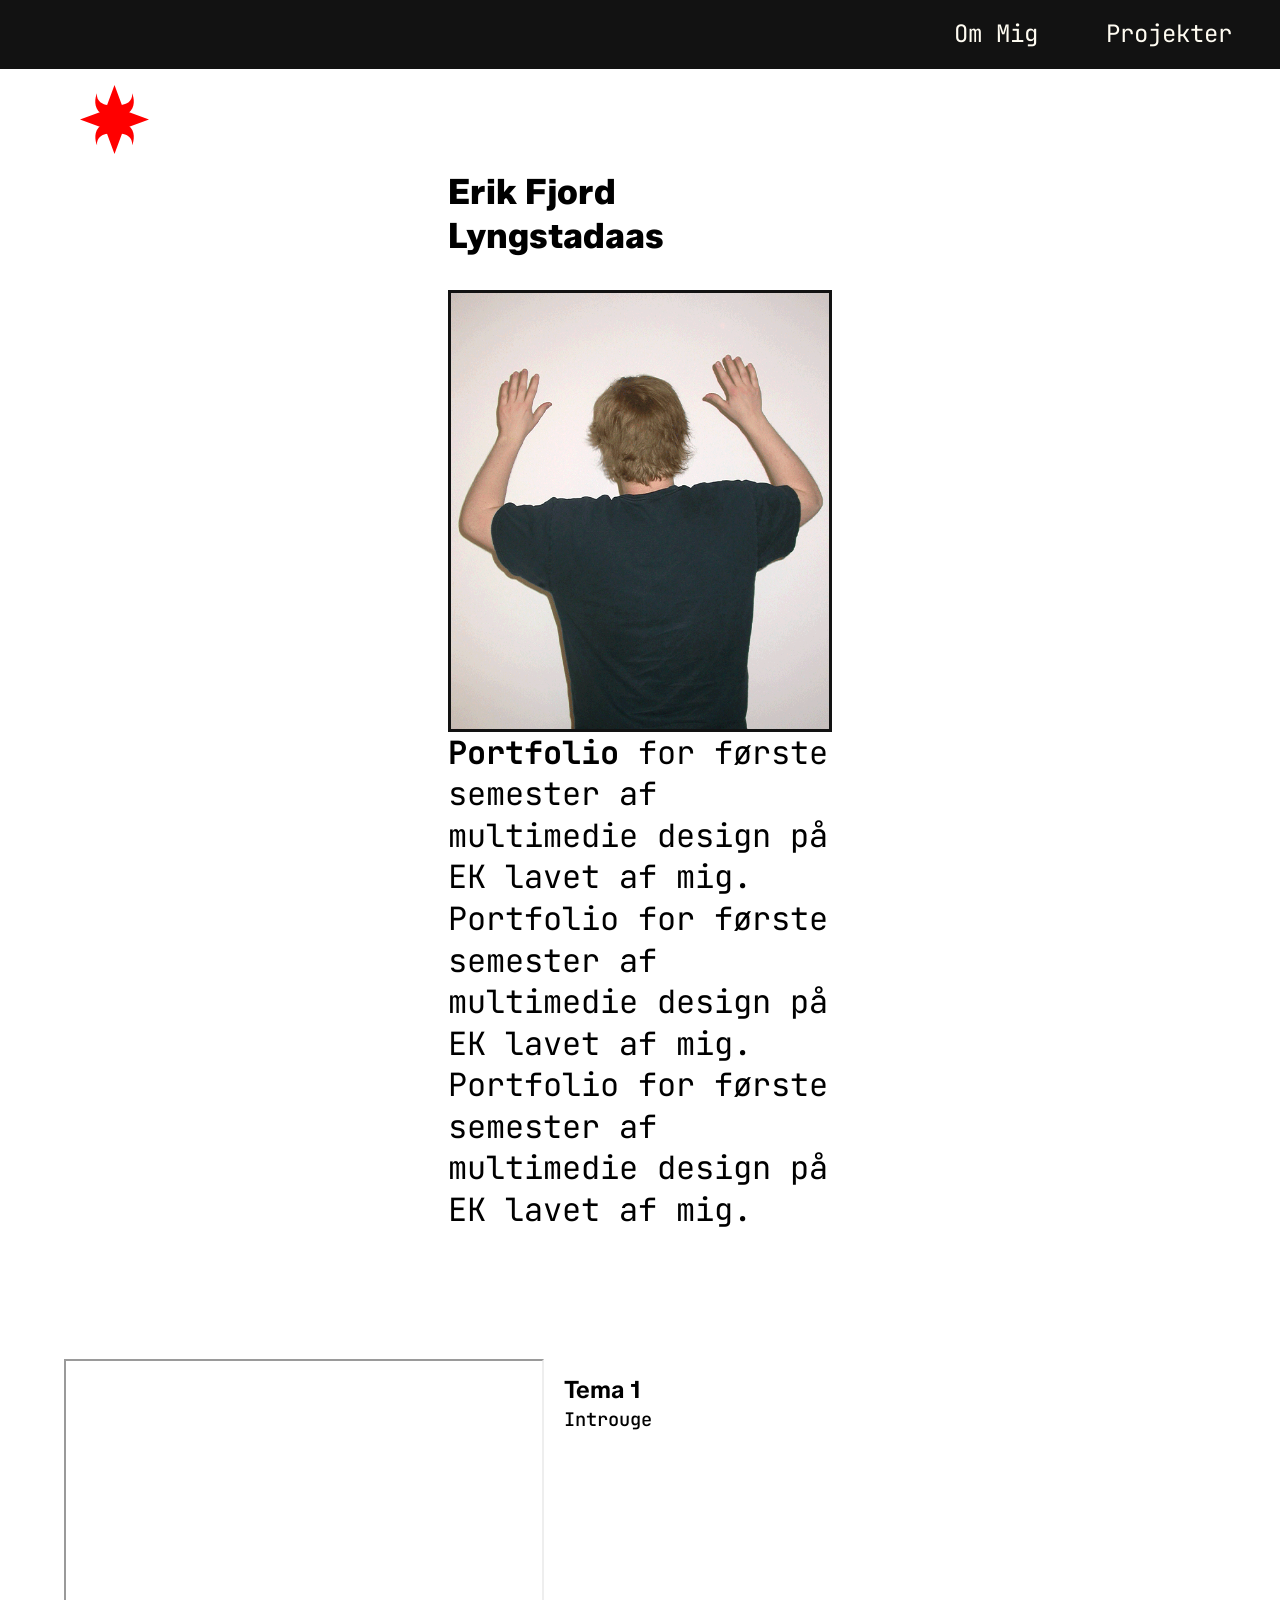
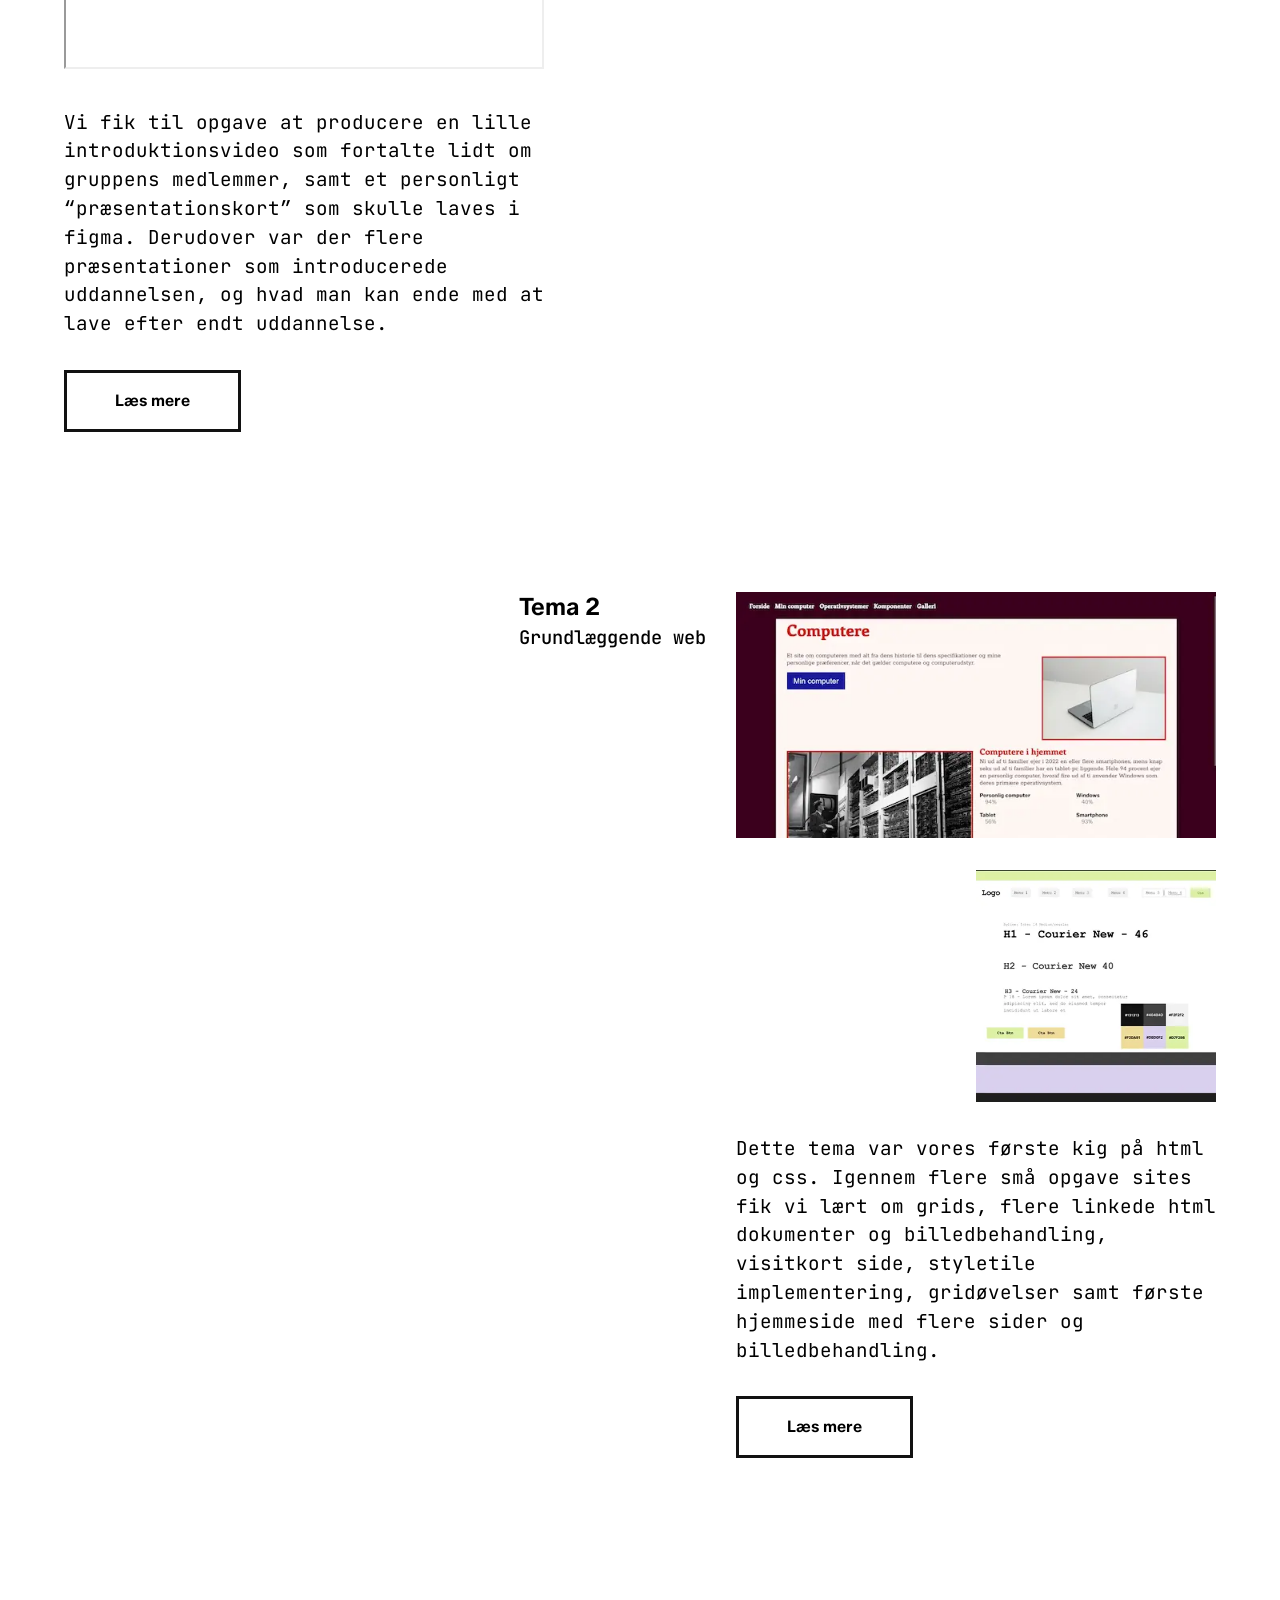
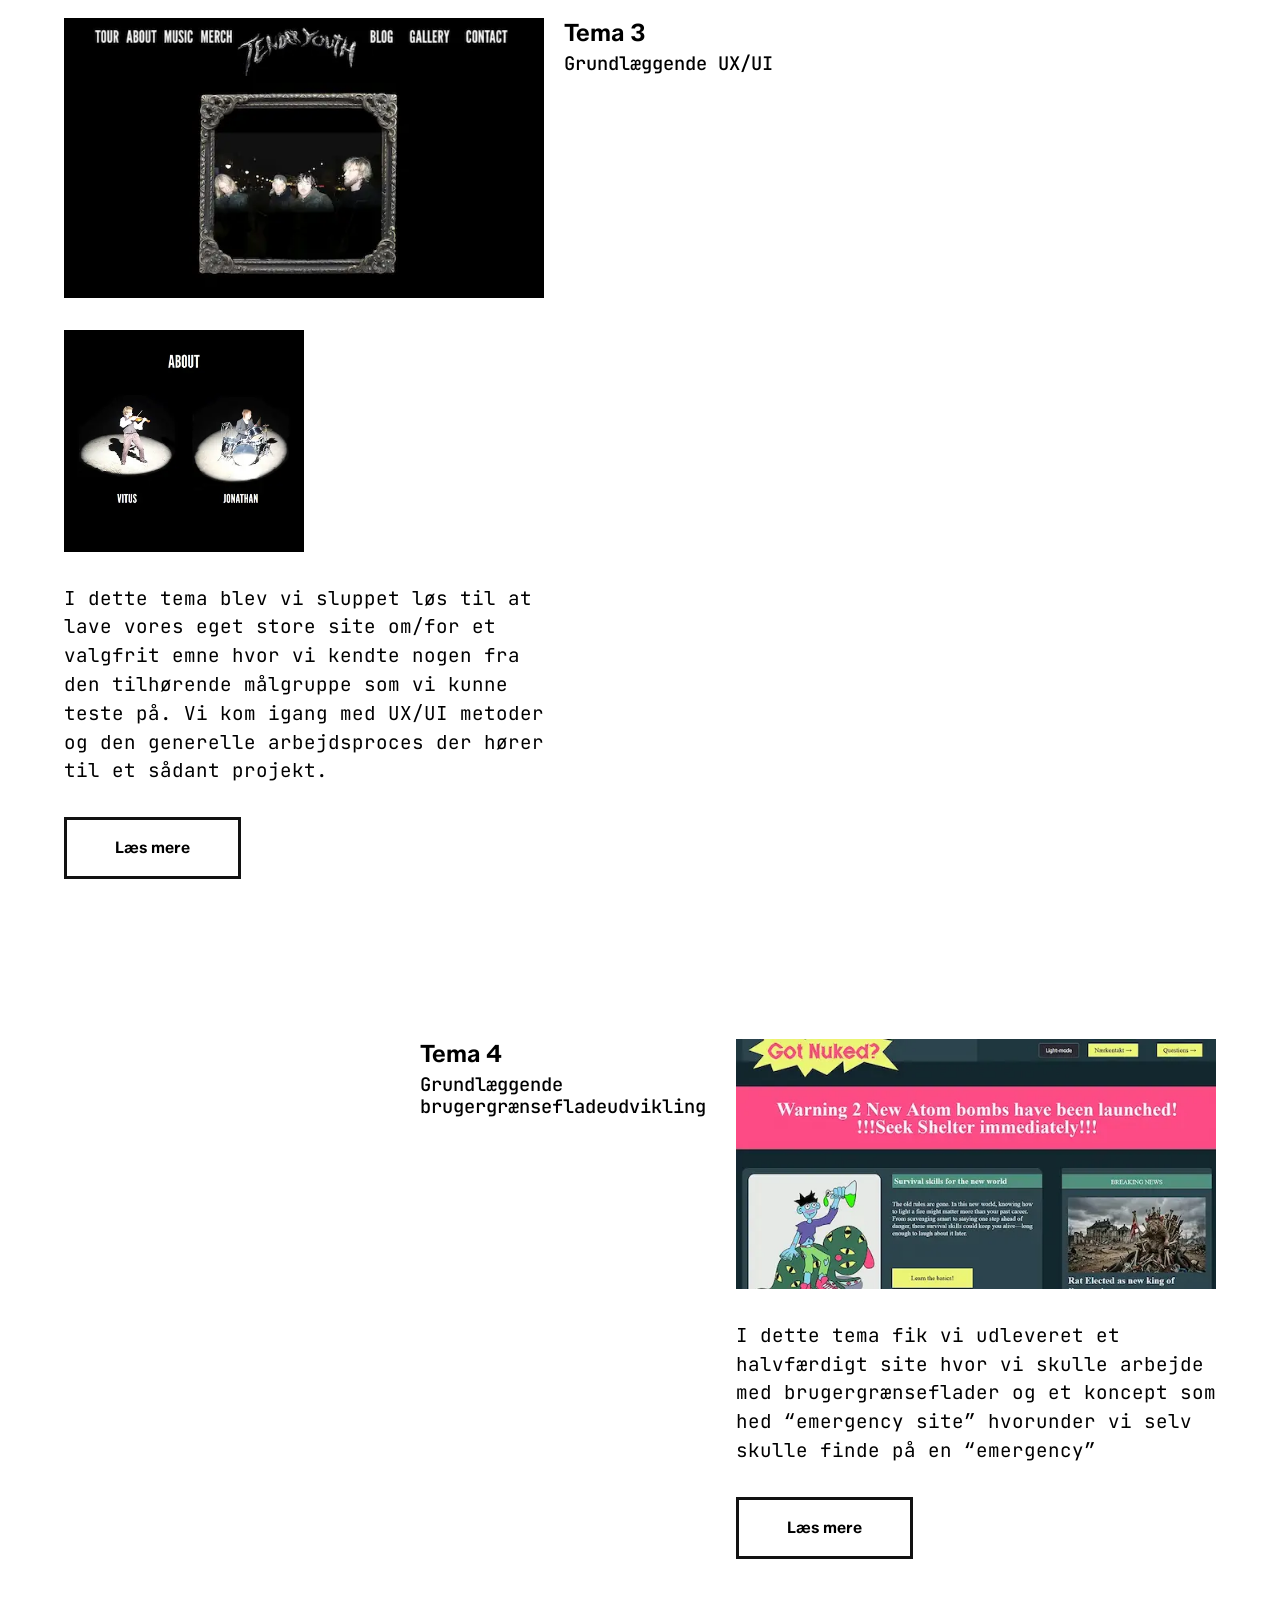
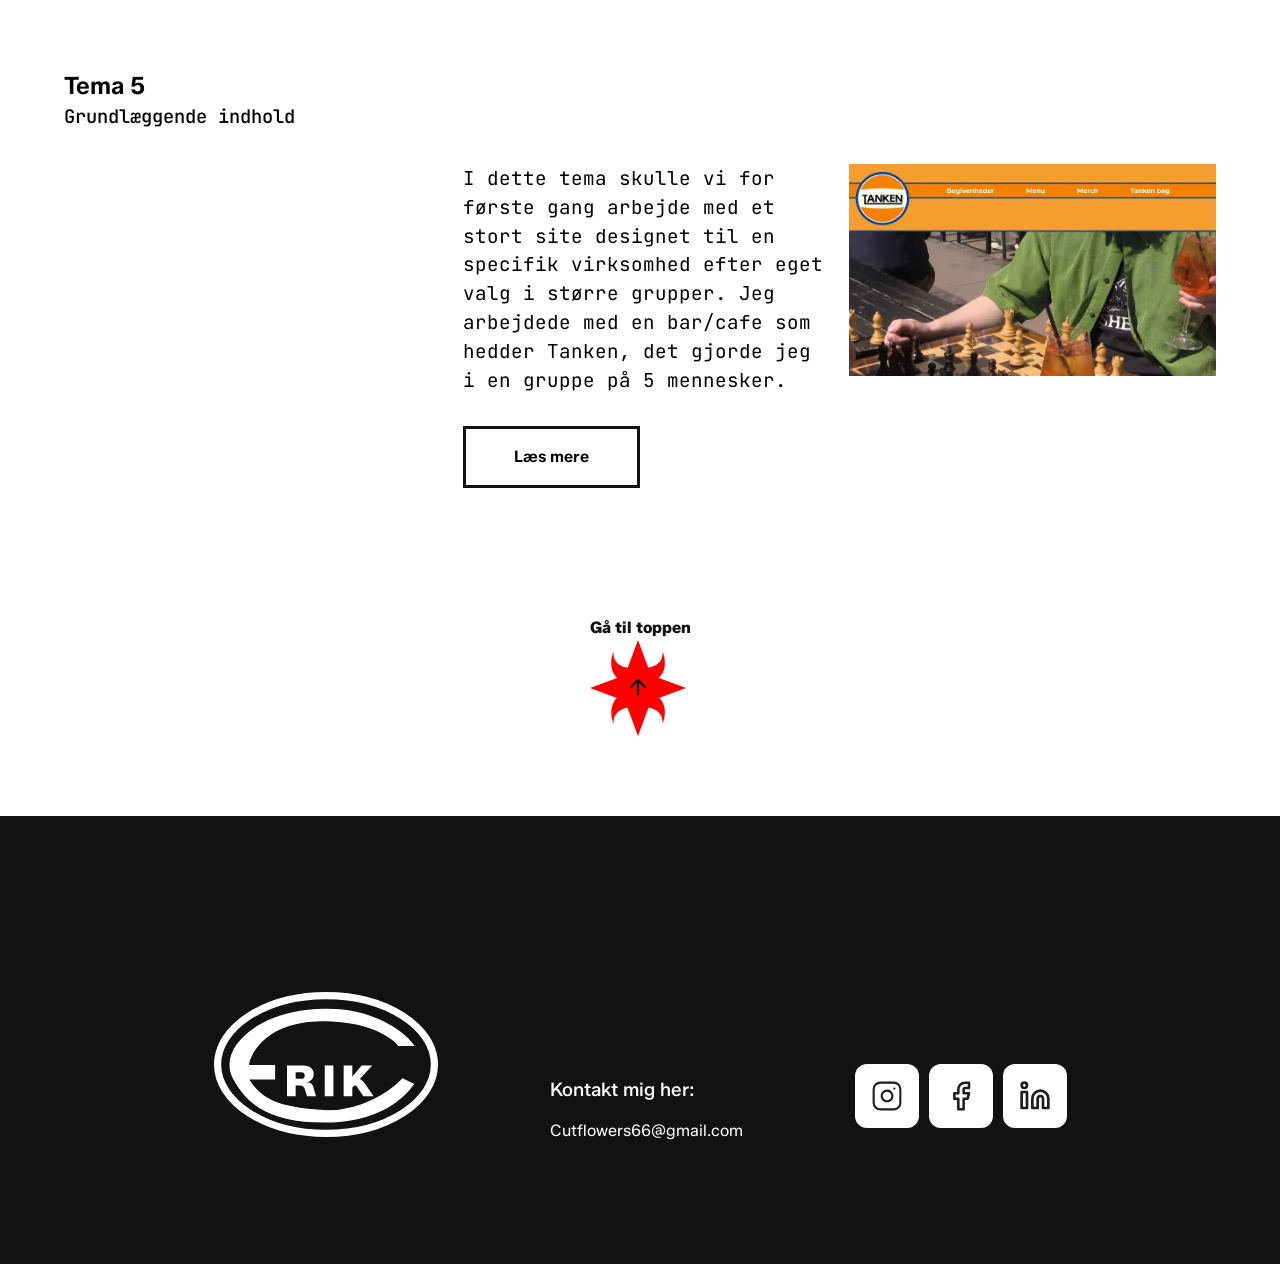
<file: index.html>
<!DOCTYPE html>
<html lang="da">

<head>
    <meta charset="UTF-8">
    <meta name="viewport" content="width=device-width, initial-scale=1.0">
    <link rel="stylesheet" href="style.css">
    <link rel="stylesheet" href="layout.css">
    <title>Portfolio</title>
    <link rel="icon" type="image/x-icon" href="images/star.svg">
    <meta name="robots" content="noindex">
</head>

<body>
    <header>

        <nav>
            <div class="menu">
                <div class="menu-grid">
                    <p class="menu-p menuprojekt">Projekter</p>
                    <img class="menustar starprojekt menustaractive" src="images/star.svg" alt="star">
                </div>
                <div class="menu-grid">
                    <p class="menu-p menuommig">Om Mig</p>
                    <img class="menustar starom menustaractive" src="images/star.svg" alt="star">
                </div>
            </div>
            <button class="burger" aria-label="burger">
                <span class="line"></span>
                <span class="line"></span>
                <span class="line"></span>
            </button>
        </nav>

    </header>
    <main>
        <div class="logonav navorder">
            <img class="stickylogo" fetchpriority=high src="images/star.svg" alt="starlogo">
        </div>
        <h1 class="h1index">Erik Fjord Lyngstadaas</h1>
        <div class="migdrej">

            <img class="migdrejimgsrc" src="images/mig-drej-gif.gif" alt="gif">
        </div>
        <div class="webporttext">

            <p class="migtekst-index indextextani">
                <strong>Portfolio </strong> for første semester af multimedie design på EK lavet af mig.
            </p>
            <p class="migtekst-index indextextani">
                Portfolio for første semester af multimedie design på EK lavet af mig.

            </p>
            <p class="migtekst-index indextextani">

            </p>
            <p class="migtekst-index indextextani">
                Portfolio for første semester af multimedie design på EK lavet af mig.
            </p>


        </div>
        <div class="webteaser-container">
            <div class="temateasetitel-top">
                <h2 class="index-h2">
                    Tema 1
                </h2>
                <h3 class="index-h3">
                    Introuge
                </h3>
            </div>
            <div class="tema1vidindex">

                <iframe class="indeximg topimg" width="100%" height="310"
                    src="https://www.youtube.com/embed/PeeCvYsjiT4?si=IiyNtzhbI3l9GCwy?autoplay=1&mute=1"
                    title="YouTube video player" frameborder="3" allow=" autoplay;  encrypted-media; picture-in-picture"
                    referrerpolicy="strict-origin-when-cross-origin" allowfullscreen></iframe>
            </div>
        </div>
        <div>

            <p class="index-p index-p-left">
                Vi fik til opgave at producere en lille introduktionsvideo som fortalte
                lidt om gruppens medlemmer, samt et personligt “præsentationskort” som skulle laves i figma.
                Derudover
                var der flere præsentationer som introducerede uddannelsen, og hvad man kan ende med at lave efter endt
                uddannelse.
            </p>
            <button class="index-button btn1 ">Læs mere</button>
        </div>
        <div class="webteaser-container-right">
            <div class="temateasetitel">
                <h2 class="index-h2">
                    Tema 2
                </h2>
                <h3 class="index-h3">
                    Grundlæggende web
                </h3>
            </div>
            <div class="index-img-right">
                <div>
                    <img class="indeximg topimg" src="images/t2-hero.webp" alt="tema 2 tease">
                </div>

                <div><img class="indeximg halvimg halvimgright" src="images/tema-2-tease-2.webp" alt="tema 2 styletile">
                </div>


                <div>

                    <p class="index-p">
                        Dette tema var vores første kig på html og css. Igennem flere små opgave sites fik vi
                        lært om grids, flere linkede html
                        dokumenter og billedbehandling,
                        visitkort side, styletile implementering, gridøvelser samt første hjemmeside med flere sider og
                        billedbehandling.
                    </p>
                </div>
                <button class="index-button btn2 index-button-right">Læs mere</button>
            </div>
        </div>


        <div class="webteaser-container">
            <div class="temateasetitel">
                <h2 class="index-h2">
                    Tema 3
                </h2>
                <h3 class="index-h3">
                    Grundlæggende UX/UI
                </h3>
            </div>

            <div class="index-img-left">
                <div>
                    <img class="indeximg topimg" src="images/ty-screen.webp" alt="tema 3 tease">
                </div>
                <div class="halvimgleft"><img class="indeximg halvimg" src="images/ty-tease-1.webp"
                        alt="tema 3 firkant tease"></div>
                <div>

                    <p class="index-p">
                        I dette tema blev vi sluppet løs til at lave vores eget store site om/for et valgfrit
                        emne hvor vi kendte nogen fra den
                        tilhørende målgruppe som vi kunne teste på. Vi kom igang med UX/UI metoder og den generelle
                        arbejdsproces der hører til
                        et sådant projekt.
                    </p>
                    <button class="index-button btn3">Læs mere</button>
                </div>
            </div>
        </div>
        <div class="webteaser-container-right">
            <div class="temateasetitel">
                <h2 class="index-h2">
                    Tema 4
                </h2>
                <h3 class="index-h3">
                    Grundlæggende <br> brugergrænsefladeudvikling
                </h3>
            </div>
            <div class="index-img-right">
                <div>
                    <img class="indeximg topimg" src="images/tema-4-tease.webp" alt="tema 4 tease">
                </div>
                <div>

                    <p class="index-p index-p-right">
                        I dette tema fik vi udleveret et halvfærdigt site hvor vi skulle arbejde med
                        brugergrænseflader og et koncept som hed “emergency site” hvorunder vi selv skulle finde på en
                        “emergency”
                    </p>
                    <button class="index-button btn4">Læs mere</button>

                </div>
            </div>
        </div>

        <div class="tema5-grid">
            <div class="temateasetitel">
                <h2 class="index-h2">
                    Tema 5
                </h2>
                <h3 class="index-h3">
                    Grundlæggende indhold
                </h3>
            </div>

            <iframe class="indeximg topimg tema5teasevid" width="100%" height="310"
                src="https://www.youtube.com/embed/DUkClFWO_pA?si=2Wls3CqdyO4jL0bf" title="YouTube video player"
                frameborder="0"
                allow="accelerometer; autoplay; clipboard-write; encrypted-media; gyroscope; picture-in-picture; web-share"
                referrerpolicy="strict-origin-when-cross-origin" allowfullscreen></iframe>
            <div class="tema5teaseimg"><img class="indeximg" src="images/tema-5-tease.webp" alt="tema 5 tease"></div>
            <div class="tema5teasetext">

                <p class="index-p">
                    I dette tema skulle vi for første gang arbejde med et stort site designet til en
                    specifik
                    virksomhed efter eget valg i
                    større grupper. Jeg arbejdede med en bar/cafe som hedder Tanken, det gjorde jeg i en gruppe på 5
                    mennesker.
                </p>
                <button class="index-button btn5">Læs mere</button>

            </div>
        </div>
        <div class="webcenter">
            <div class="totopstar">
                <h4>Gå til toppen</h4>
                <img class="totopimg" src="images/star-arrow.svg" alt="go to top">
            </div>
        </div>
    </main>
    <footer class="webcenter">

        <div class="logotype"><img src="images/logotype.svg" alt="logotype"></div>
        <div class="mailtext">
            <h3 class="footerhead">Kontakt mig her:</h3>
            <p class="footermail">Cutflowers66@gmail.com</p>
        </div>

        <div class="socials_grid">
            <div class="socials ig"><img src="images/instagram.svg" alt="instagram"></div>
            <div class="socials fb"><img src="images/facebook.svg" alt="facebook"></div>
            <div class="socials li"><img src="images/linkedin.svg" alt="linkedin"></div>
        </div>

    </footer>

    <script src="forside.js"></script>

</body>

</html>
</file>
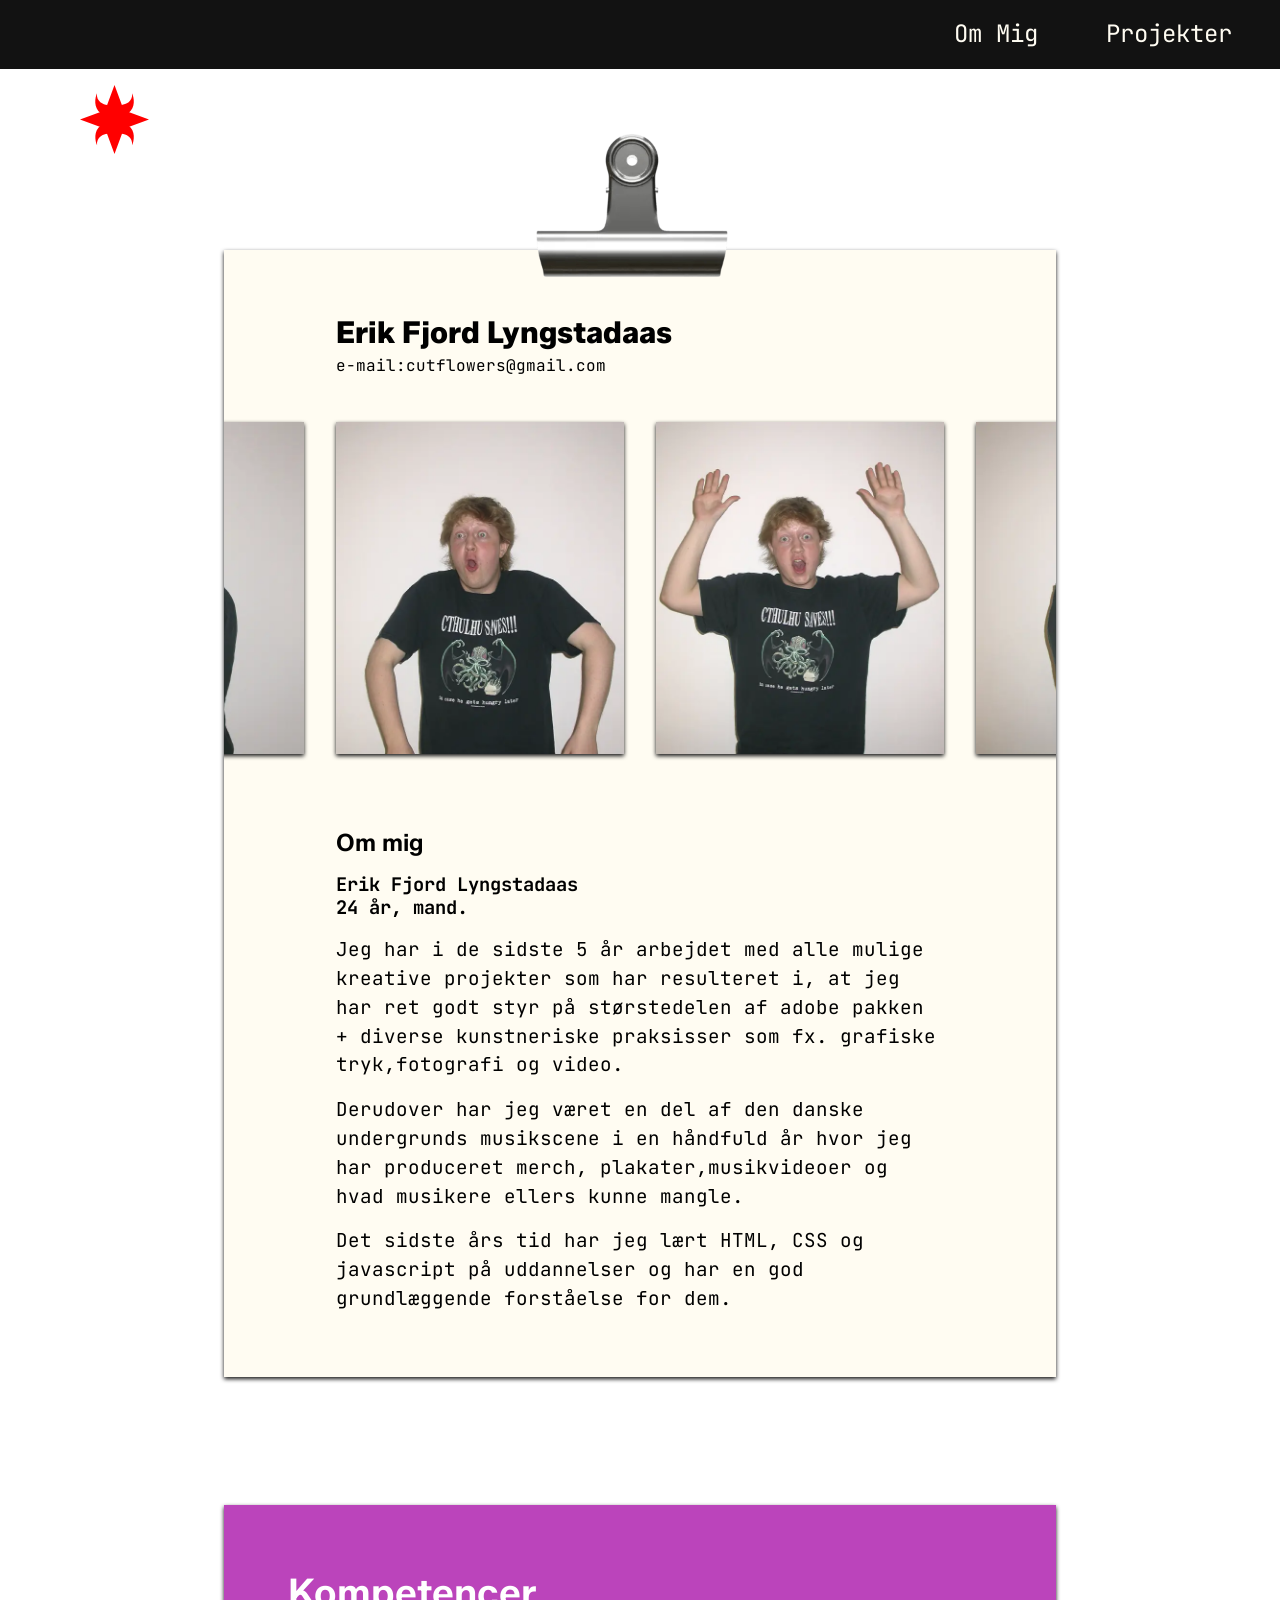
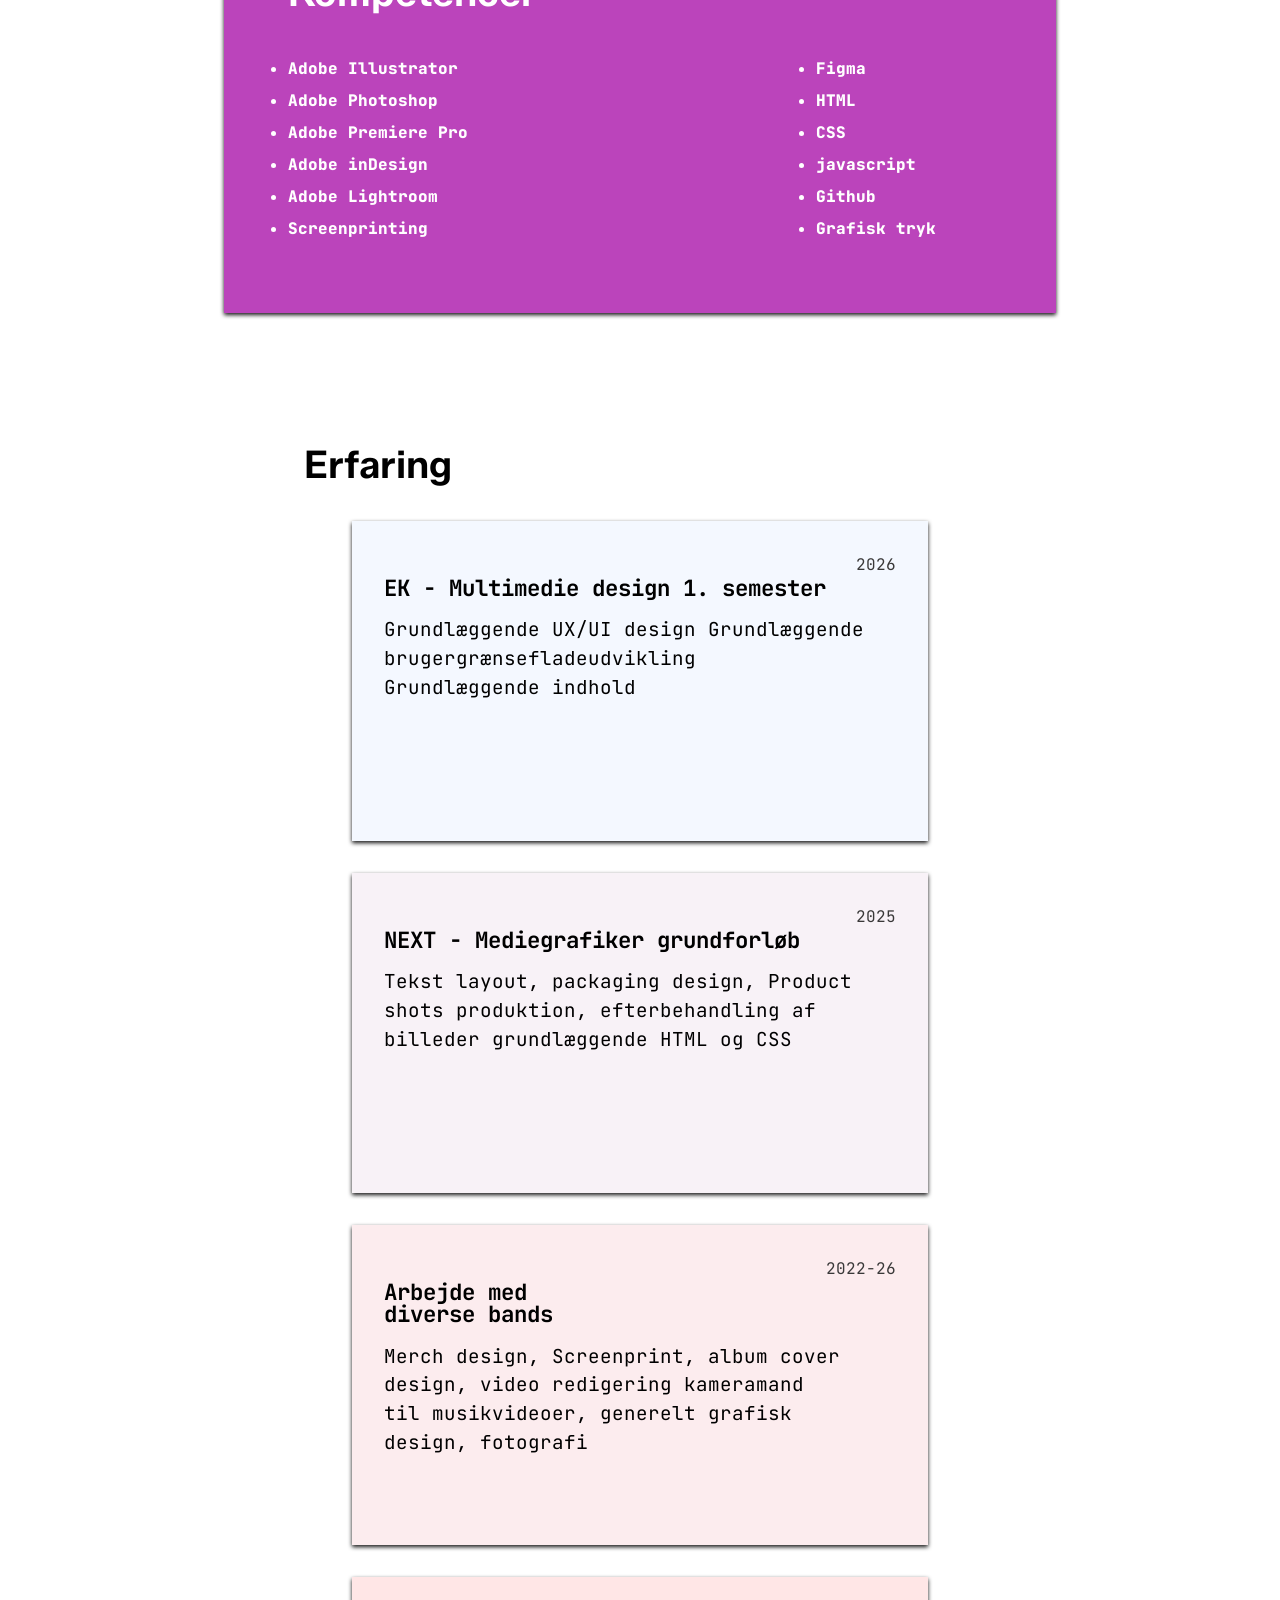
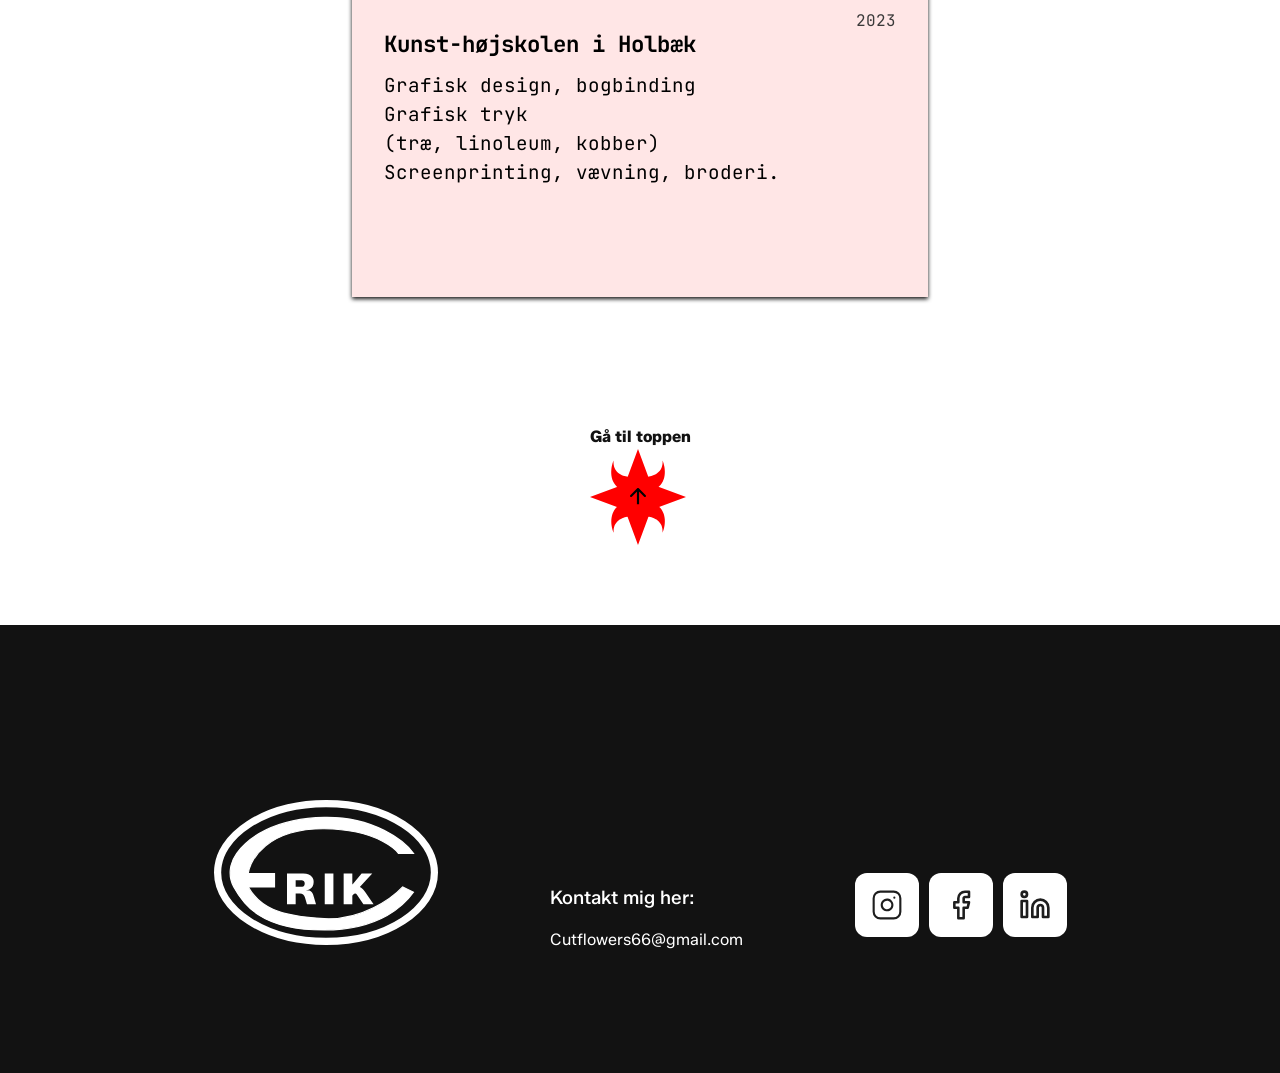
<file: ommig.html>
<!DOCTYPE html>
<html lang="da">

<head>
    <meta charset="UTF-8">
    <meta name="viewport" content="width=device-width, initial-scale=1.0">
    <link rel="stylesheet" href="style.css">
    <link rel="stylesheet" href="layout.css">
    <title>Portfolio</title>
    <link rel="icon" type="image/x-icon" href="images/star.svg">
    <meta name="robots" content="noindex">
</head>

<body>
    <header>

        <nav>
            <div class="menu">
                <div class="menu-grid">
                    <p class="menu-p menuprojekt">Projekter</p>
                    <img class="menustar starprojekt menustaractive" src="images/star.svg" alt="star">
                </div>
                <div class="menu-grid">
                    <p class="menu-p menuommig">Om Mig</p>
                    <img class="menustar starom menustaractive" src="images/star.svg" alt="star">
                </div>
            </div>
            <button class="burger" aria-label="burger">
                <span class="line"></span>
                <span class="line"></span>
                <span class="line"></span>
            </button>
        </nav>




    </header>
    <main>
        <div class="logonav navorder">
            <img class="stickylogo" fetchpriority=high src="images/star.svg" alt="starlogo">
        </div>


        <div class="clip"><img src="images/clip.avif" alt="clip"></div>
        <section class="bigpaper">
            <div class="nameandcontact">
                <h1 class="h1ommig">Erik Fjord Lyngstadaas</h1>
                <p class="ommigkontakt"> e-mail:cutflowers@gmail.com</p>
            </div>
            <section class="whitebar">
                <div class="carousel">
                    <div class="carouselimg"><img src="images/migdrej_1.webp" alt="mig 1"></div>
                    <div class="carouselimg"><img src="images/migdrej_2.webp" alt="mig 2"></div>
                    <div class="carouselimg"><img src="images/migdrej_3.webp" alt="mig 3"></div>
                    <div class="carouselimg"><img src="images/migdrej_4.webp" alt="mig 4"></div>
                    <div class="carouselimg"><img src="images/migdrej_5.webp" alt="mig 5"></div>
                </div>
                <div aria-hidden class="carousel">
                    <div class="carouselimg"><img src="images/migdrej_1.webp" alt="mig 1"></div>
                    <div class="carouselimg"><img src="images/migdrej_2.webp" alt="mig 2"></div>
                    <div class="carouselimg"><img src="images/migdrej_3.webp" alt="mig 3"></div>
                    <div class="carouselimg"><img src="images/migdrej_4.webp" alt="mig 4"></div>
                    <div class="carouselimg"><img src="images/migdrej_5.webp" alt="mig 5"></div>
                </div>
            </section>
            <div class="textommig">
                <h2>Om mig</h2>
                <h3>Erik Fjord Lyngstadaas <br>
                    24 år, mand.</h3>
                <p class="ommigp">Jeg har i de sidste 5 år arbejdet med alle mulige kreative projekter som har
                    resulteret i, at jeg har
                    ret godt styr på
                    størstedelen af adobe pakken + diverse kunstneriske praksisser som fx. grafiske tryk,fotografi og
                    video.
                </p>
                <p class="ommigp">Derudover har jeg været en del af den danske undergrunds musikscene i en håndfuld år
                    hvor jeg har
                    produceret merch,
                    plakater,musikvideoer og hvad musikere ellers kunne mangle.</p>
                <p class="ommigp">Det sidste års tid har jeg lært HTML, CSS og javascript på uddannelser og har en god
                    grundlæggende
                    forståelse for dem.</p>
            </div>
        </section>

        <section class="kompentencelist">
            <div class="erfaringtekst1">
                <h2>Kompetencer</h2>
            </div>
            <div class="listeflex">
                <div class="lispacerweb">
                    <ul>
                        <li>Adobe Illustrator</li>
                        <li>Adobe Photoshop</li>
                        <li>Adobe Premiere Pro</li>
                        <li>Adobe inDesign</li>
                        <li>Adobe Lightroom</li>
                        <li>Screenprinting</li>
                    </ul>

                </div>
                <div>
                    <ul>
                        <li>Figma</li>
                        <li>HTML</li>
                        <li>CSS</li>
                        <li>javascript</li>
                        <li>Github</li>
                        <li>Grafisk tryk</li>
                    </ul>
                </div>
            </div>
        </section>


        <div class="erfaringtekst">
            <h2>Erfaring</h2>
        </div>
        <div class="stack-card-section">
            <div class="erfaring1 stack-card">
                <div class="year">2026</div>
                <div class="erfaringtekstbox">
                    <h3 class="erfaringhead">EK - Multimedie design 1. semester</h3>
                    <p class="erfaringp">Grundlæggende UX/UI design

                        Grundlæggende brugergrænsefladeudvikling

                        Grundlæggende indhold</p>
                </div>

            </div>

            <div class="erfaring2 stack-card">
                <div class="year">2025</div>
                <div class="erfaringtekstbox">
                    <h3 class="erfaringhead">NEXT - Mediegrafiker grundforløb</h3>
                    <p class="erfaringp">Tekst layout, packaging design,
                        Product shots produktion,
                        efterbehandling af billeder
                        grundlæggende HTML og CSS</p>
                </div>
            </div>

            <div class="erfaring3 stack-card">
                <div class="year">2022-26</div>
                <div class="erfaringtekstbox">
                    <h3 class="erfaringhead">Arbejde med <br>diverse bands</h3>
                    <p class="erfaringp">Merch design, Screenprint,
                        album cover design, video redigering
                        kameramand til musikvideoer,
                        generelt grafisk design,
                        fotografi</p>
                </div>
            </div>

            <div class="erfaring4 stack-card">
                <div class="year">2023</div>
                <div class="erfaringtekstbox">
                    <h3 class="erfaringhead">Kunst-højskolen i Holbæk</h3>
                    <p class="erfaringp">Grafisk design, bogbinding
                        <br>Grafisk tryk <br>(træ, linoleum, kobber) <br>
                        Screenprinting, vævning, broderi.
                    </p>
                </div>
            </div>
        </div>
        <div class="webcenter">
            <div class="totopstar">
                <h4>Gå til toppen</h4>
                <img class="totopimg" src="images/star-arrow.svg" alt="go to top">
            </div>
        </div>
    </main>
    <footer class="webcenter">
        <div class="logotype"><img src="images/logotype.svg" alt="logotype"></div>
        <div class="mailtext">
            <h3 class="footerhead">Kontakt mig her:</h3>
            <p class="footermail">Cutflowers66@gmail.com</p>
        </div>

        <div class="socials_grid">
            <div class="socials ig"><img src="images/instagram.svg" alt="instagram"></div>
            <div class="socials fb"><img src="images/facebook.svg" alt="facebook"></div>
            <div class="socials li"><img src="images/linkedin.svg" alt="linkedin"></div>
        </div>
    </footer>
    <script src="menu.js"></script>
</body>

</html>
</file>
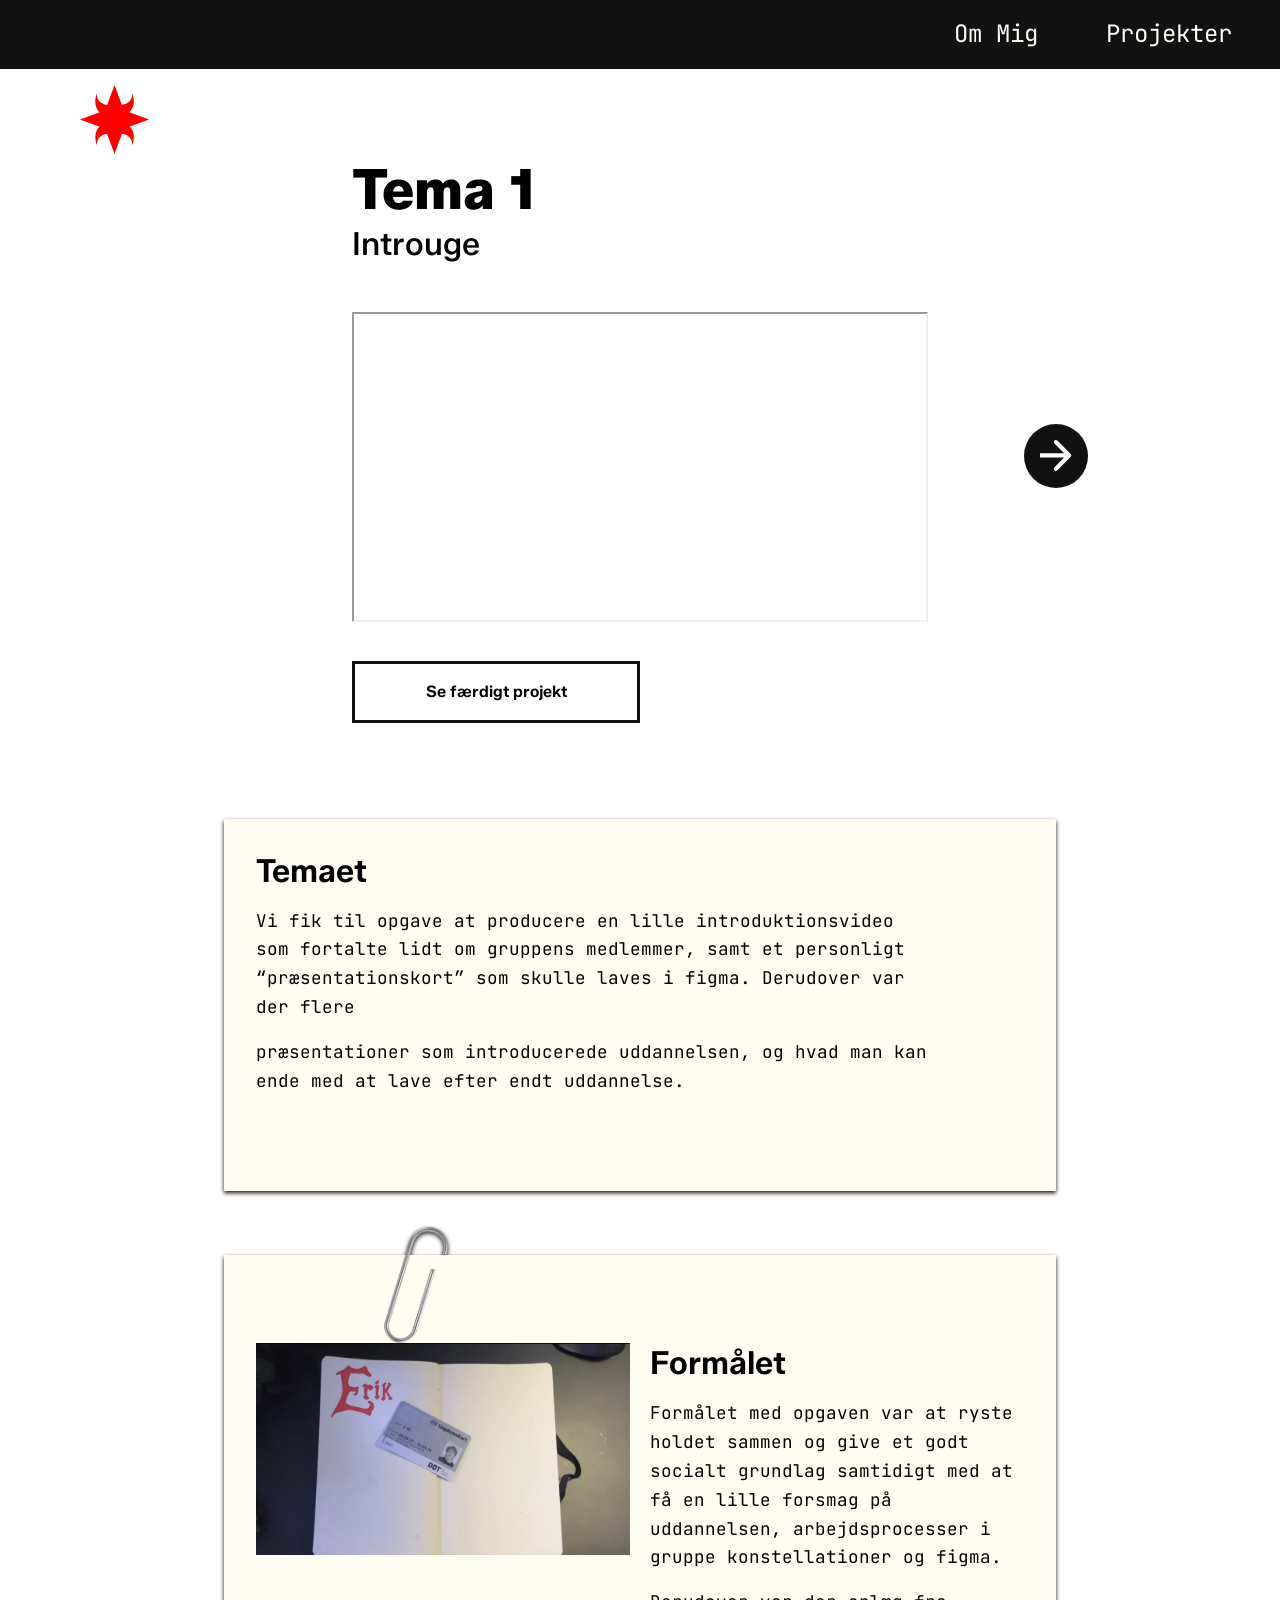
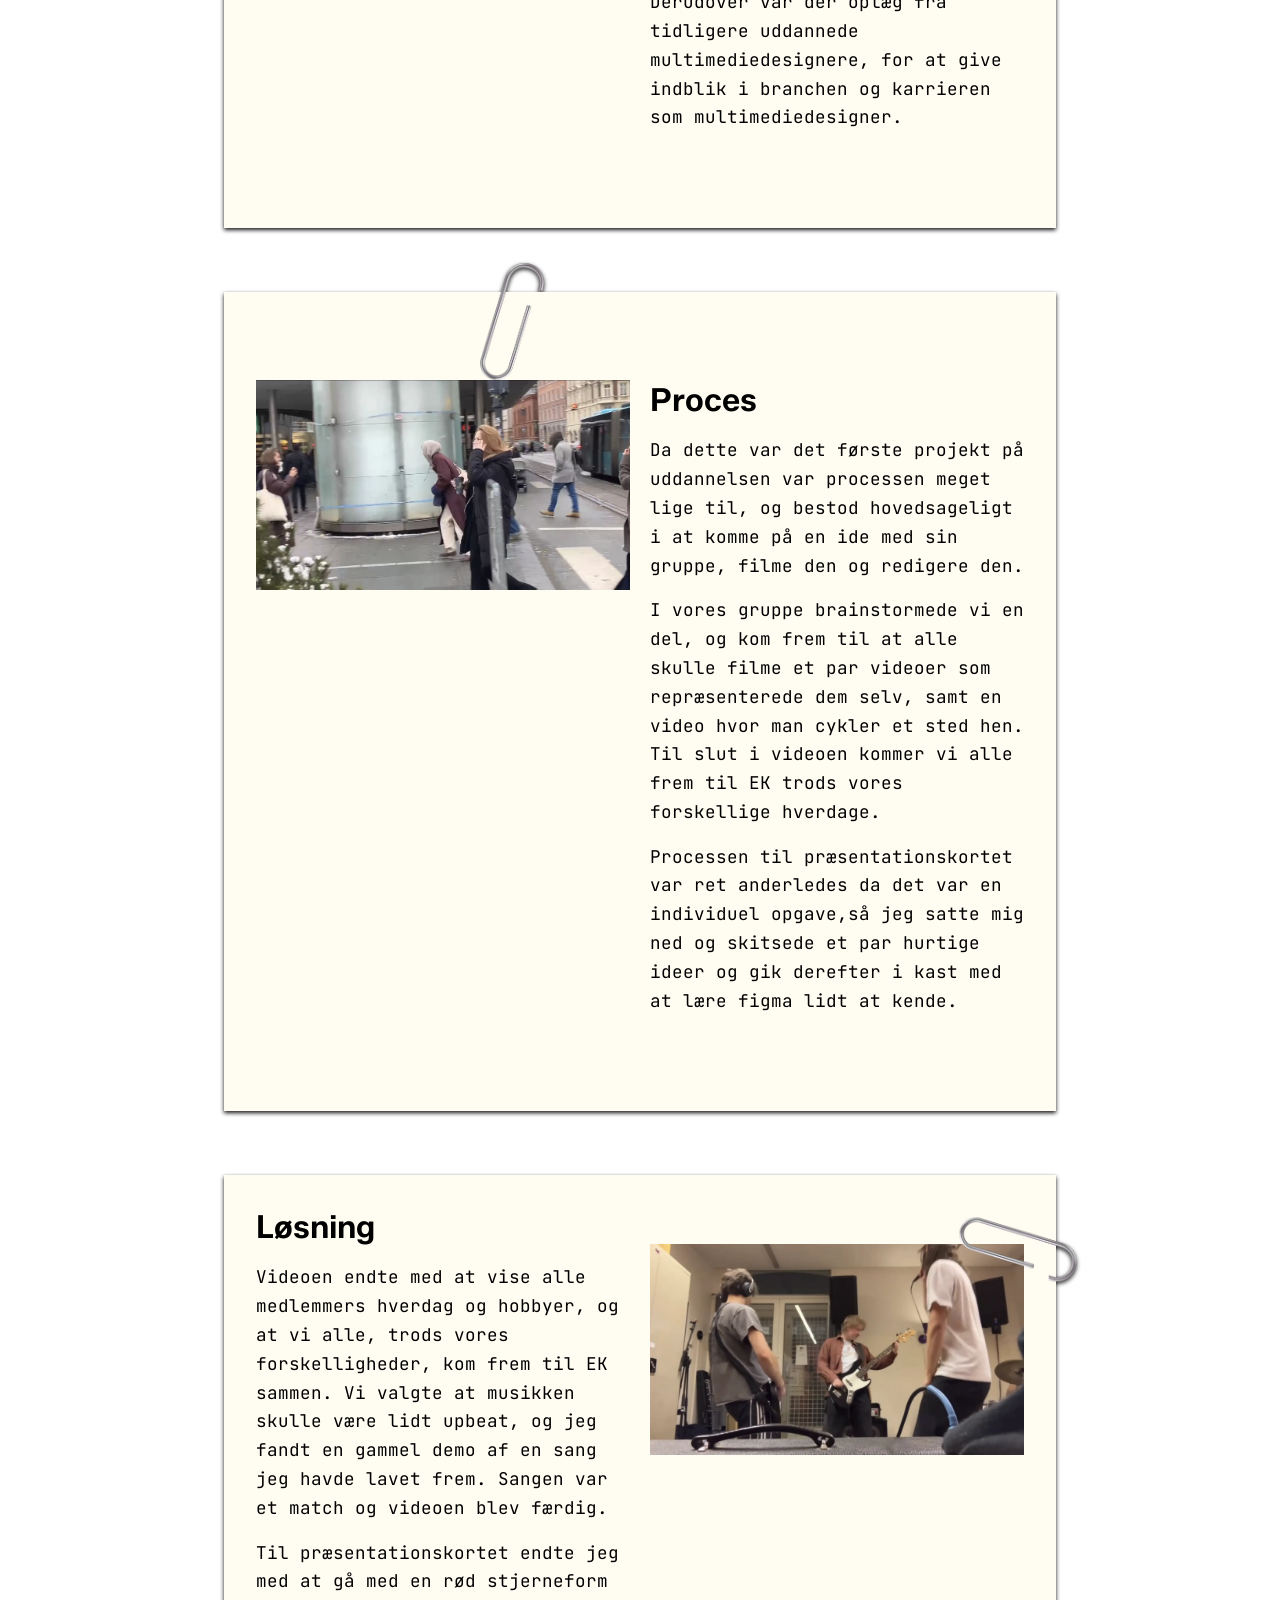
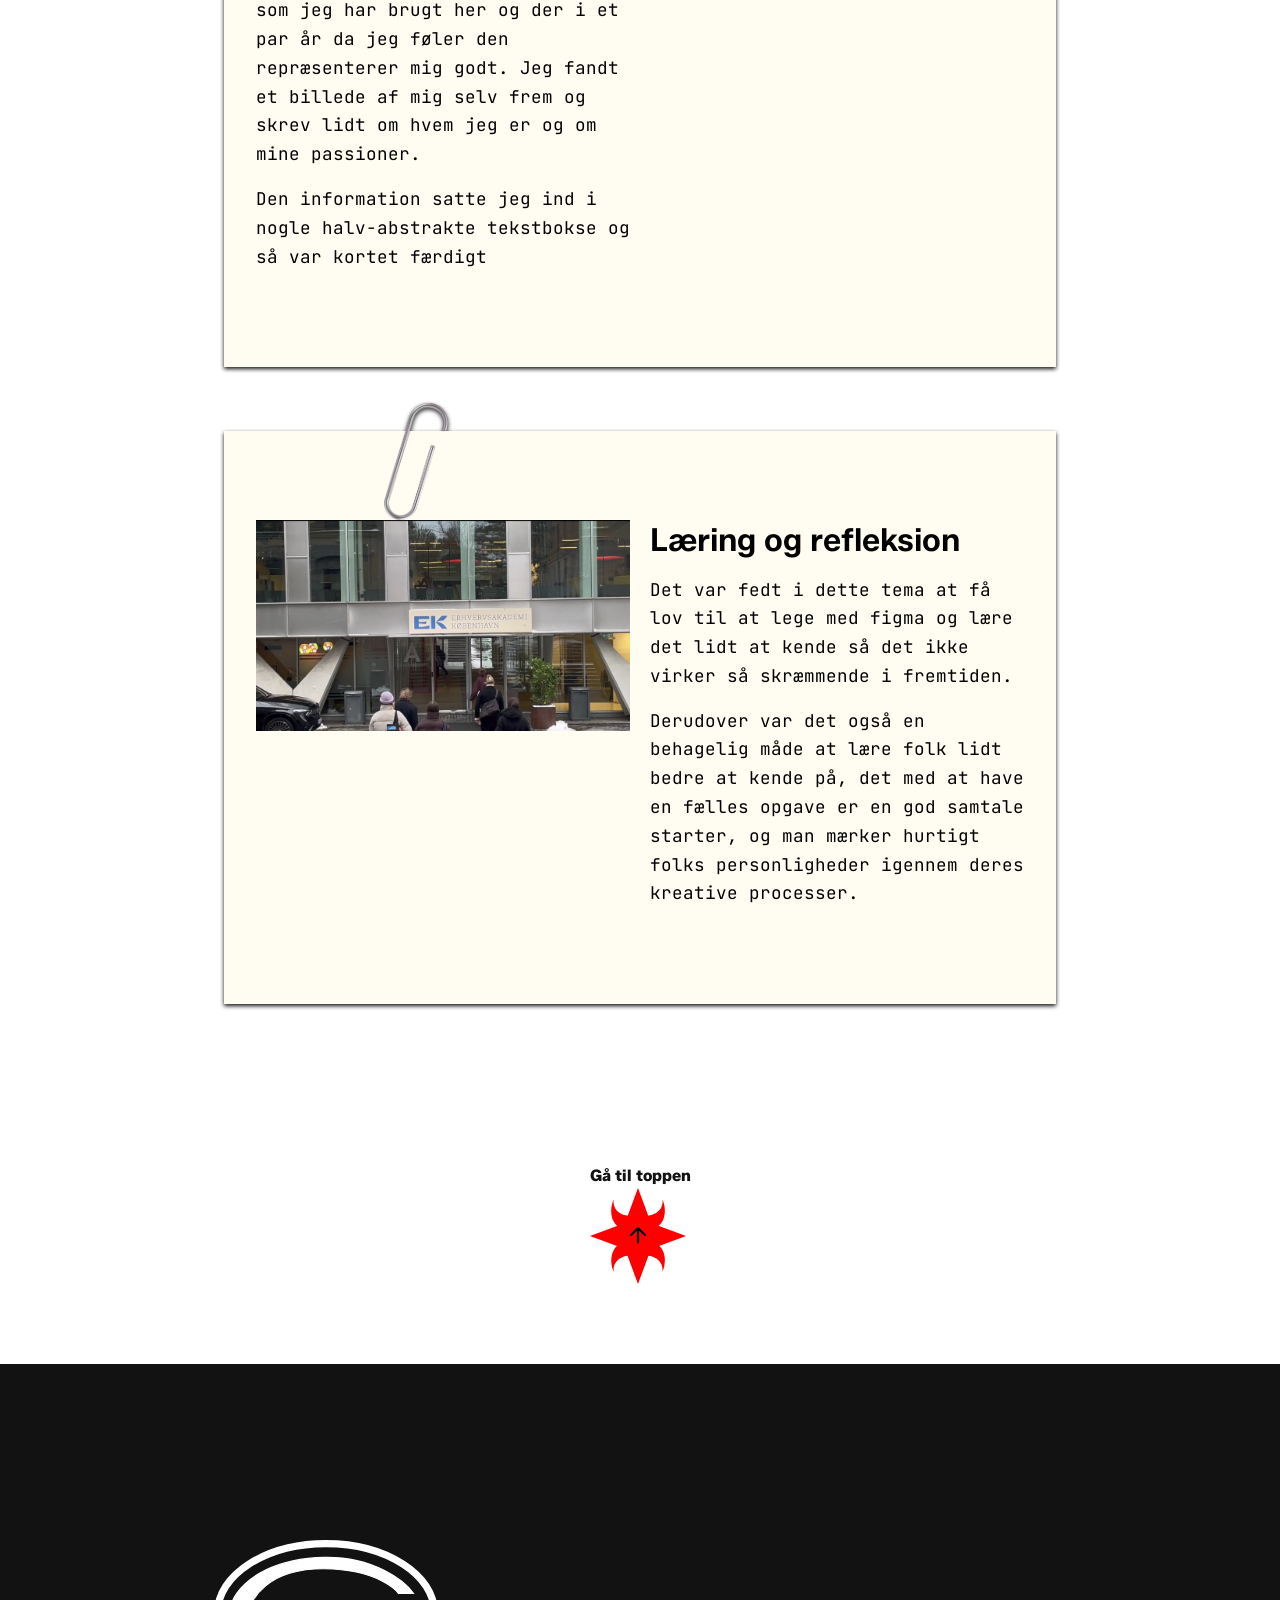
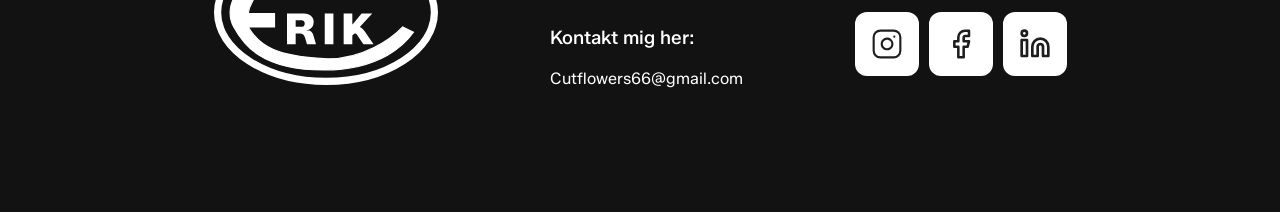
<file: tema1.html>
<!DOCTYPE html>
<html lang="da">

<head>
    <meta charset="UTF-8">
    <meta name="viewport" content="width=device-width, initial-scale=1.0">
    <link rel="stylesheet" href="style.css">
    <link rel="stylesheet" href="layout.css">
    <title>Portfolio</title>
    <link rel="icon" type="image/x-icon" href="images/star.svg">
    <meta name="robots" content="noindex">
</head>

<body>
    <header>
        <nav>
            <div class="menu">
                <div class="menu-grid">
                    <p class="menu-p menuprojekt">Projekter</p>
                    <img class="menustar starprojekt menustaractive" src="images/star.svg" alt="star">
                </div>
                <div class="menu-grid">
                    <p class="menu-p menuommig">Om Mig</p>
                    <img class="menustar starom menustaractive" src="images/star.svg" alt="star">
                </div>
            </div>
            <button class="burger" aria-label="burger">
                <span class="line"></span>
                <span class="line"></span>
                <span class="line"></span>
            </button>
        </nav>
    </header>
    <main>
        <div class="logonav navorder">
            <img class="stickylogo" fetchpriority=high src="images/star.svg" alt="starlogo">
        </div>
        <div class="flexwebtema">
            <h1 class="h1projekt">Tema 1</h1>
            <h2 class="projektnavn">Introuge</h2>
        </div>
        <div class="herotemagrid">
            <div class="arrowcontainer arrowcontainert1">

                <div class="arrowright arrowrighttema1"><img src="images/arrow-r-white.svg" alt=""></div>
            </div>

            <div class="temaheroimg">
                <iframe class="tema1vid spacertema" width="100%" height="310"
                    src="https://www.youtube.com/embed/PeeCvYsjiT4?si=IiyNtzhbI3l9GCwyautoplay=1&mute=1"
                    title="YouTube video player" frameborder="3"
                    allow="accelerometer; autoplay; clipboard-write; encrypted-media; gyroscope; picture-in-picture; web-share"
                    referrerpolicy="strict-origin-when-cross-origin" allowfullscreen></iframe>
            </div>
            <button class="projekt-button btn1 ">Se færdigt projekt</button>

        </div>
        <div class="papersizeweb">
            <div class="projektbigpaper temaet">
                <h2>Temaet</h2>
                <p class="temaetp">Vi fik til opgave at producere en lille introduktionsvideo som fortalte
                    lidt om gruppens medlemmer, samt et personligt “præsentationskort” som skulle laves i figma.
                    Derudover
                    var der flere
                </p>
                <p class="temaetp">
                    præsentationer som introducerede uddannelsen, og hvad man kan ende med at lave efter endt
                    uddannelse.
                </p>
            </div>
        </div>
        <div class="papersizeweb">
            <div class="projektbigpaper formalet">
                <div class="paperclipprojekt"> <img src="images/paperclip.avif" alt="paperclip"></div>
                <div class="webtemakortgrid">
                    <div> <img class="formaletimg" src="images/t1-formal.webp" alt="formalet image"></div>
                    <div>
                        <h2 class="headerunderimg">Formålet</h2>
                        <p class="temaetp">
                            Formålet med opgaven var at ryste holdet sammen og give et godt
                            socialt grundlag samtidigt med at få en lille forsmag på uddannelsen, arbejdsprocesser i
                            gruppe
                            konstellationer og figma.

                        </p>
                        <p class="temaetp">
                            Derudover var der oplæg fra tidligere uddannede multimediedesignere, for at give indblik i
                            branchen
                            og
                            karrieren som
                            multimediedesigner.
                        </p>
                    </div>
                </div>
            </div>
        </div>
        <div class="papersizeweb">
            <div class="projektbigpaper proces">

                <div class="paperclipproces"> <img src="images/paperclip.avif" alt="paperclip"></div>
                <div class="webtemakortgrid">
                    <div> <img class="procesimg" src="images/t1-proces.webp" alt="formalet image"></div>
                    <div>
                        <h2 class="headerunderimg">Proces</h2>
                        <p class="temaetp">
                            Da dette var det første projekt på uddannelsen var processen meget lige til,
                            og bestod hovedsageligt i at komme på en ide med sin gruppe, filme den
                            og redigere den.
                        </p>
                        <p class="temaetp">
                            I vores gruppe brainstormede vi en del, og kom frem til at alle skulle filme et par
                            videoer som repræsenterede dem selv, samt en video hvor man cykler et sted hen. Til slut i
                            videoen
                            kommer
                            vi
                            alle frem
                            til EK trods vores
                            forskellige hverdage.
                        </p>
                        <p class="temaetp">
                            Processen til præsentationskortet var ret anderledes da det var en individuel opgave,så jeg
                            satte
                            mig
                            ned og skitsede et
                            par hurtige ideer og gik derefter i kast med at lære figma lidt at kende.
                        </p>
                    </div>
                </div>
            </div>
        </div>
        <div class="papersizeweb">
            <div class="projektbigpaper losning">
                <div class="webtemakortgrid">
                    <div>
                        <h2>Løsning</h2>
                        <p class="temaetp">
                            Videoen endte med at vise alle medlemmers hverdag og hobbyer, og at vi alle, trods vores
                            forskelligheder,
                            kom frem
                            til EK sammen. Vi valgte at musikken skulle være lidt upbeat, og jeg fandt en gammel demo af
                            en
                            sang
                            jeg
                            havde lavet
                            frem. Sangen var et match og videoen blev færdig.
                        </p>
                        <p class="temaetp">
                            Til præsentationskortet endte jeg med at gå med en rød stjerneform som jeg har brugt her og
                            der i
                            et
                            par
                            år da jeg føler
                            den repræsenterer mig godt. Jeg fandt et billede af mig selv frem og skrev lidt om hvem
                            jeg
                            er og om
                            mine passioner.
                        </p>
                        <p class="temaetp">
                            Den
                            information satte jeg ind i nogle halv-abstrakte tekstbokse og så var kortet færdigt
                        </p>
                    </div>
                    <div>
                        <div class="papercliplosning"> <img src="images/paperclip.avif" alt="paperclip"></div>
                        <div> <img class="losningimg" src="images/t1-losning.webp" alt="losning image"></div>
                    </div>
                </div>
            </div>
        </div>
        <div class="papersizeweb">
            <div class="projektbigpaper reflektion">
                <div class="paperclipreflektion"> <img src="images/paperclip.avif" alt="paperclip"></div>
                <div class="webtemakortgrid">
                    <div> <img class="reflektionimg" src="images/t1-reflektion.webp" alt="reflektion image"></div>
                    <div>
                        <h2 class="headerunderimg">Læring og refleksion</h2>
                        <p class="temaetp">
                            Det var fedt i dette tema at få lov til at lege med figma og lære det lidt at kende så det
                            ikke
                            virker
                            så skræmmende i
                            fremtiden.
                        </p>
                        <p class="temaetp">
                            Derudover var det også en behagelig måde at lære folk lidt bedre at kende på, det med at
                            have
                            en fælles
                            opgave er en god samtale starter, og man mærker hurtigt folks personligheder igennem deres
                            kreative
                            processer.

                        </p>
                    </div>
                </div>
            </div>
        </div>
        <div class="webcenter">
            <div class="totopstar">
                <h4>Gå til toppen</h4>
                <img class="totopimg" src="images/star-arrow.svg" alt="go to top">
            </div>
        </div>
    </main>
    <footer class="webcenter">
        <div class="logotype"><img src="images/logotype.svg" alt="logotype"></div>
        <div class="mailtext">
            <h3 class="footerhead">Kontakt mig her:</h3>
            <p class="footermail">Cutflowers66@gmail.com</p>
        </div>

        <div class="socials_grid">
            <div class="socials ig"><img src="images/instagram.svg" alt="instagram"></div>
            <div class="socials fb"><img src="images/facebook.svg" alt="facebook"></div>
            <div class="socials li"><img src="images/linkedin.svg" alt="linkedin"></div>
        </div>
    </footer>
    <script src="menu.js"></script>
    <script src="temajs/tema1.js"></script>
</body>

</html>
</file>
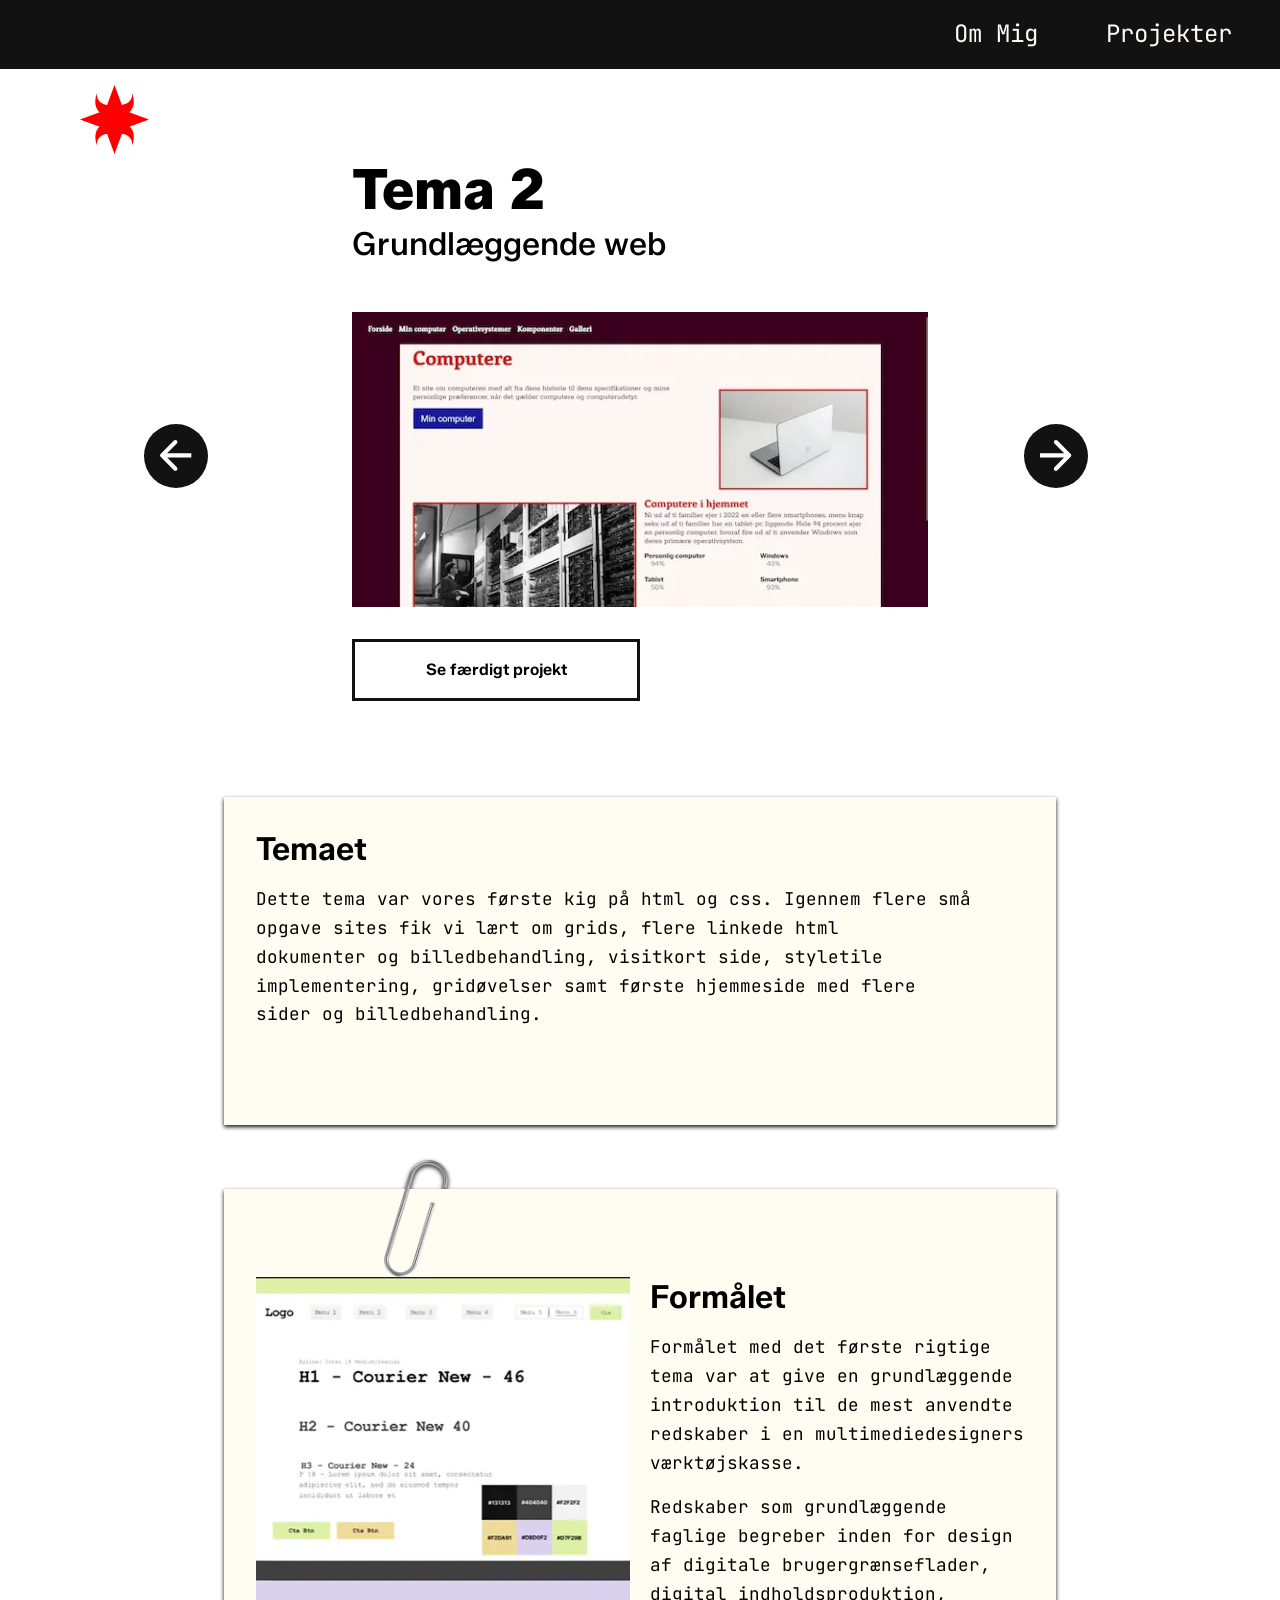
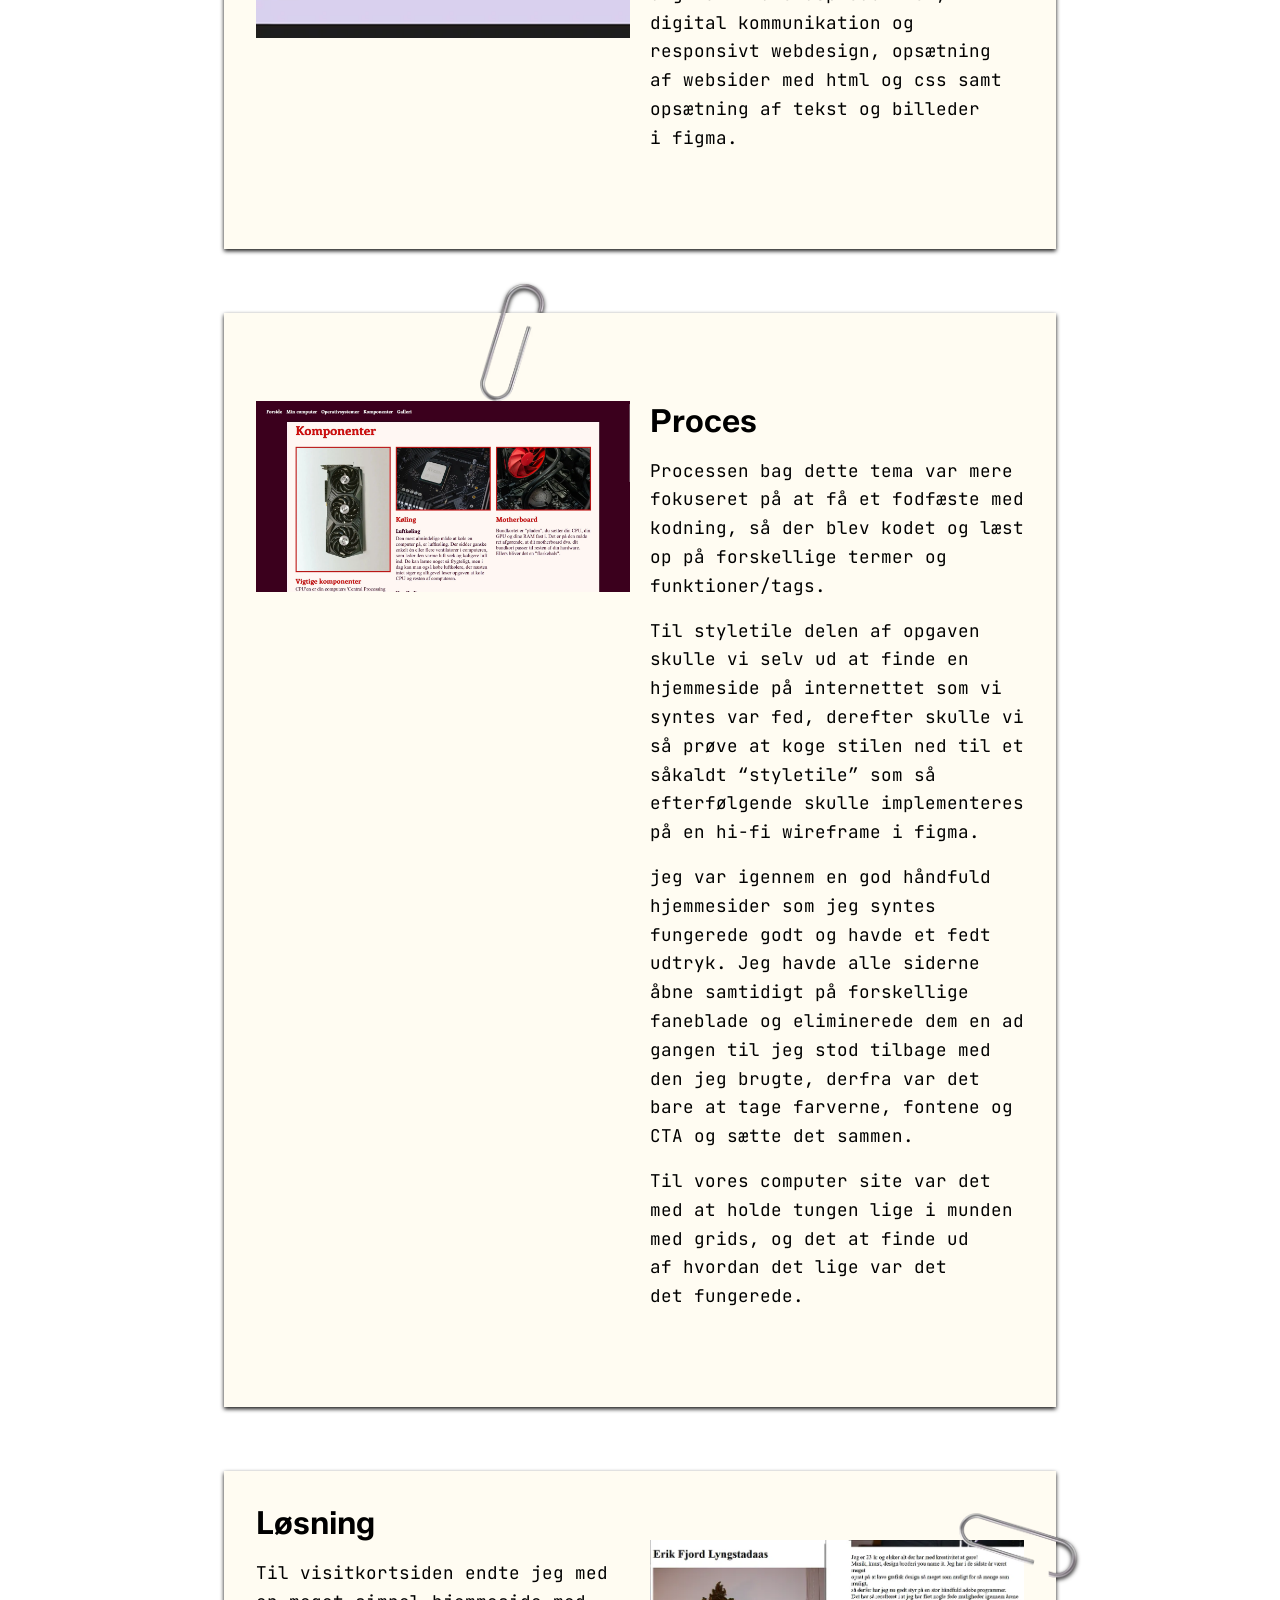
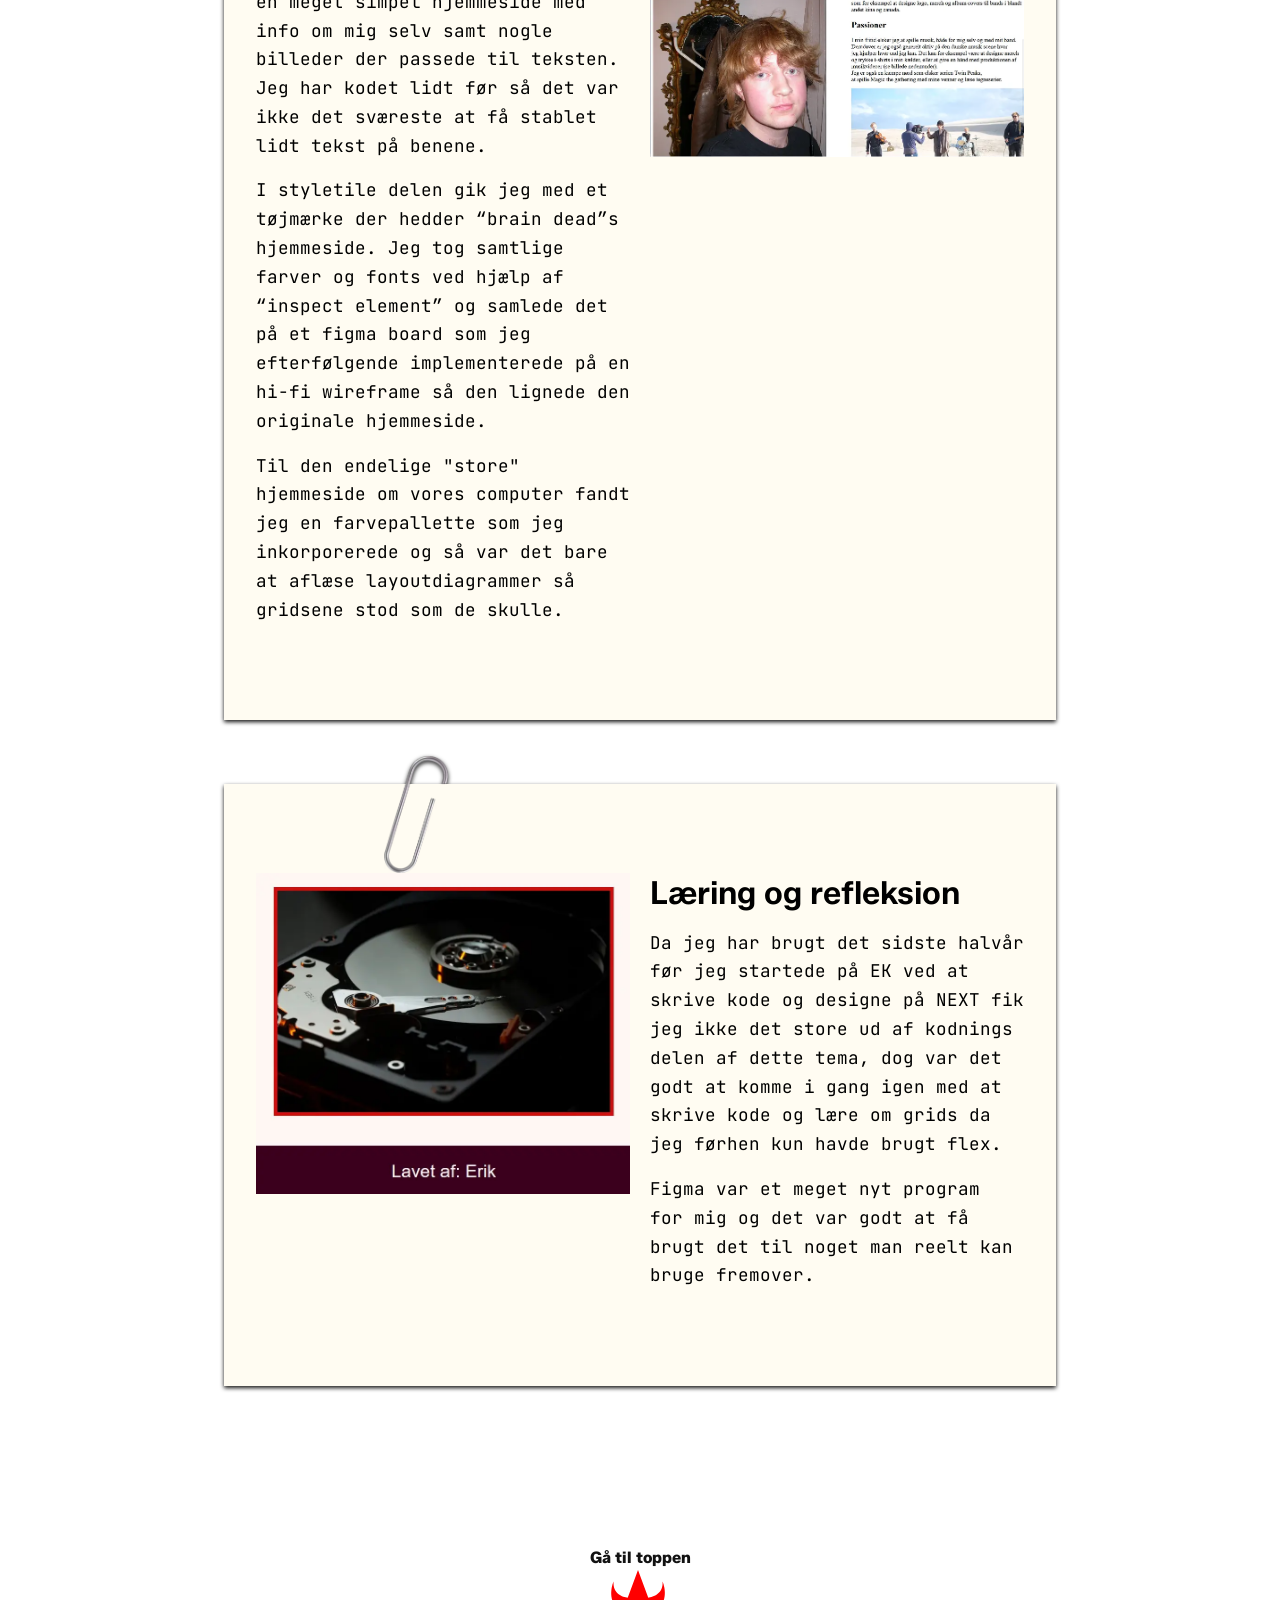
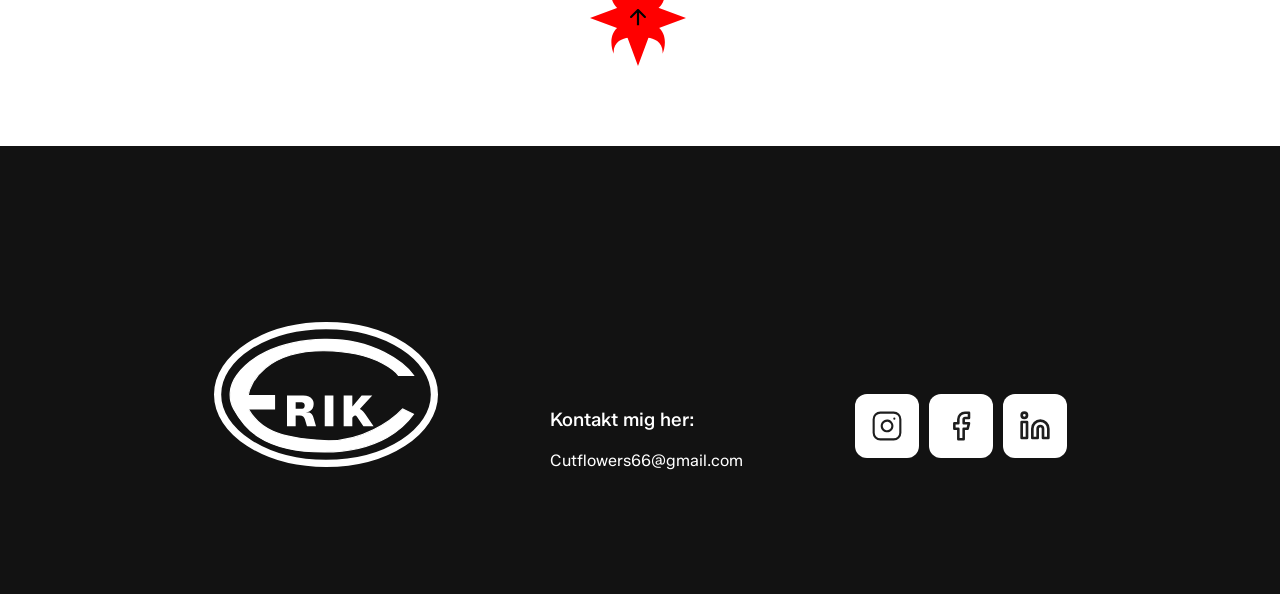
<file: tema2.html>
<!DOCTYPE html>
<html lang="da">

<head>
    <meta charset="UTF-8">
    <meta name="viewport" content="width=device-width, initial-scale=1.0">
    <link rel="stylesheet" href="style.css">
    <link rel="stylesheet" href="layout.css">
    <title>Portfolio</title>
    <link rel="icon" type="image/x-icon" href="images/star.svg">
    <meta name="robots" content="noindex">
</head>

<body>
    <header>
        <nav>
            <div class="menu">
                <div class="menu-grid">
                    <p class="menu-p menuprojekt">Projekter</p>
                    <img class="menustar starprojekt menustaractive" src="images/star.svg" alt="star">
                </div>
                <div class="menu-grid">
                    <p class="menu-p menuommig">Om Mig</p>
                    <img class="menustar starom menustaractive" src="images/star.svg" alt="star">
                </div>
            </div>
            <button class="burger" aria-label="burger">
                <span class="line"></span>
                <span class="line"></span>
                <span class="line"></span>
            </button>
        </nav>
    </header>
    <main>
        <div class="logonav navorder">
            <img class="stickylogo" fetchpriority=high src="images/star.svg" alt="starlogo">
        </div>
        <div class="flexwebtema">
            <h1 class="h1projekt">Tema 2 </h1>
            <h2 class="projektnavn">Grundlæggende web</h2>
        </div>

        <div class="herotemagrid">

            <div class="arrowleft arrowleftdouble arrowcontainer"><img src="images/arrow-l-white.svg" alt=""></div>
            <div class="arrowright arrowrightdouble arrowcontainer"><img src="images/arrow-r-white.svg" alt="">

            </div>
            <div class="temaheroimg">
                <img class="tema1vid spacertema" src="images/t2-hero.webp" alt="tema1 hjemmeside">
            </div>
            <button class="projekt-button btn1">Se færdigt projekt</button>
        </div>
        <div class="papersizeweb">
            <div class="projektbigpaper temaet">
                <h2>Temaet</h2>
                <p class="temaetp">Dette tema var vores første kig på html og css. Igennem flere små opgave sites fik vi
                    lært om grids, flere linkede html
                    dokumenter og billedbehandling,
                    visitkort side, styletile implementering, gridøvelser samt første hjemmeside med flere sider og
                    billedbehandling.</p>


            </div>
        </div>
        <div class="papersizeweb">
            <div class="projektbigpaper formalet">
                <div class="paperclipprojekt"> <img src="images/paperclip.avif" alt="paperclip"></div>
                <div class="webtemakortgrid">
                    <div> <img class="formaletimg" src="images/tema-2-tease-2.webp" alt="formalet image"></div>
                    <div>
                        <h2 class="headerunderimg">Formålet</h2>
                        <p class="temaetp">
                            Formålet med det første rigtige tema var at give en grundlæggende introduktion til de mest
                            anvendte
                            redskaber i en
                            multimediedesigners værktøjskasse.
                        </p>
                        <p class="temaetp">
                            Redskaber som grundlæggende faglige begreber inden for design af
                            digitale
                            brugergrænseflader,
                            digital indholdsproduktion, digital kommunikation og responsivt webdesign, opsætning af
                            websider med
                            html og css samt
                            opsætning af tekst og billeder i figma.
                        </p>
                    </div>
                </div>
            </div>
        </div>
        <div class="papersizeweb">
            <div class="projektbigpaper proces">
                <div class="paperclipproces"> <img src="images/paperclip.avif" alt="paperclip"></div>
                <div class="webtemakortgrid">
                    <div> <img class="procesimg" src="images/t2-proces.webp" alt="formalet image"></div>
                    <div>
                        <h2 class="headerunderimg">Proces</h2>
                        <p class="temaetp">
                            Processen bag dette tema var mere fokuseret på at få et fodfæste med kodning,
                            så der blev kodet og læst op på forskellige termer og funktioner/tags.

                        </p>
                        <p class="temaetp">
                            Til styletile
                            delen af opgaven skulle vi selv ud at finde en hjemmeside på internettet som vi
                            syntes var fed, derefter skulle vi så prøve at koge stilen ned til et såkaldt “styletile”
                            som så efterfølgende skulle implementeres på en hi-fi wireframe i figma.
                        </p>
                        <p class="temaetp">
                            jeg var igennem en god håndfuld hjemmesider som jeg syntes fungerede godt og
                            havde et fedt udtryk. Jeg havde alle siderne åbne samtidigt på forskellige faneblade og
                            eliminerede dem en ad gangen til jeg stod tilbage med den jeg brugte, derfra var
                            det bare at tage farverne, fontene og CTA og sætte det sammen.
                        </p>
                        <p class="temaetp">
                            Til vores computer site
                            var det med at holde tungen lige i munden med grids, og det at finde ud af hvordan det lige
                            var det det
                            fungerede.
                        </p>
                    </div>
                </div>
            </div>
        </div>
        <div class="papersizeweb">
            <div class="projektbigpaper losning">
                <div class="webtemakortgrid">
                    <div>
                        <h2>Løsning</h2>
                        <p class="temaetp">
                            Til visitkortsiden endte jeg med en meget simpel hjemmeside med info om mig
                            selv samt nogle billeder der passede til teksten. Jeg har kodet lidt før så det var
                            ikke det sværeste at få stablet lidt tekst på benene.
                        </p>
                        <p class="temaetp">
                            I styletile delen gik jeg med et
                            tøjmærke der hedder “brain dead”s hjemmeside. Jeg tog samtlige farver og fonts
                            ved hjælp af “inspect element” og samlede det på et figma board som jeg efterfølgende
                            implementerede
                            på en hi-fi wireframe så den lignede den originale hjemmeside.
                        </p>
                        <p class="temaetp">
                            Til den endelige "store" hjemmeside om
                            vores computer
                            fandt jeg en farvepallette som jeg inkorporerede og så var det bare at aflæse
                            layoutdiagrammer
                            så
                            gridsene stod som de skulle.
                        </p>
                    </div>
                    <div>
                        <div class="papercliplosning"> <img src="images/paperclip.avif" alt="paperclip"></div>
                        <div> <img class="losningimg" src="images/tema-2-tease.webp" alt="losning image"></div>
                    </div>
                </div>
            </div>
        </div>
        <div class="papersizeweb">
            <div class="projektbigpaper reflektion">
                <div class="paperclipreflektion"> <img src="images/paperclip.avif" alt="paperclip"></div>
                <div class="webtemakortgrid">
                    <div> <img class="reflektionimg" src="images/t2-reflekt.webp" alt="reflektion image"></div>
                    <div>
                        <h2 class="headerunderimg">Læring og refleksion</h2>
                        <p class="temaetp">
                            Da jeg har brugt det sidste halvår før jeg startede på EK ved at skrive kode og designe på
                            NEXT
                            fik jeg ikke det store ud af kodnings delen af dette tema, dog var det godt at komme i gang
                            igen
                            med at skrive kode og lære om grids da jeg førhen kun havde brugt flex.
                        </p>
                        <p class="temaetp">
                            Figma var et meget nyt program
                            for mig og det var godt at få brugt det
                            til noget man reelt kan bruge fremover.
                        </p>
                    </div>
                </div>
            </div>
        </div>
        <div class="webcenter">
            <div class="totopstar">
                <h4>Gå til toppen</h4>
                <img class="totopimg" src="images/star-arrow.svg" alt="go to top">
            </div>
        </div>
    </main>
    <footer class="webcenter">
        <div class="logotype"><img src="images/logotype.svg" alt="logotype"></div>
        <div class="mailtext">
            <h3 class="footerhead">Kontakt mig her:</h3>
            <p class="footermail">Cutflowers66@gmail.com</p>
        </div>

        <div class="socials_grid">
            <div class="socials ig"><img src="images/instagram.svg" alt="instagram"></div>
            <div class="socials fb"><img src="images/facebook.svg" alt="facebook"></div>
            <div class="socials li"><img src="images/linkedin.svg" alt="linkedin"></div>
        </div>
    </footer>
    <script src="menu.js"></script>
    <script src="temajs/tema2.js"></script>
</body>

</html>
</file>
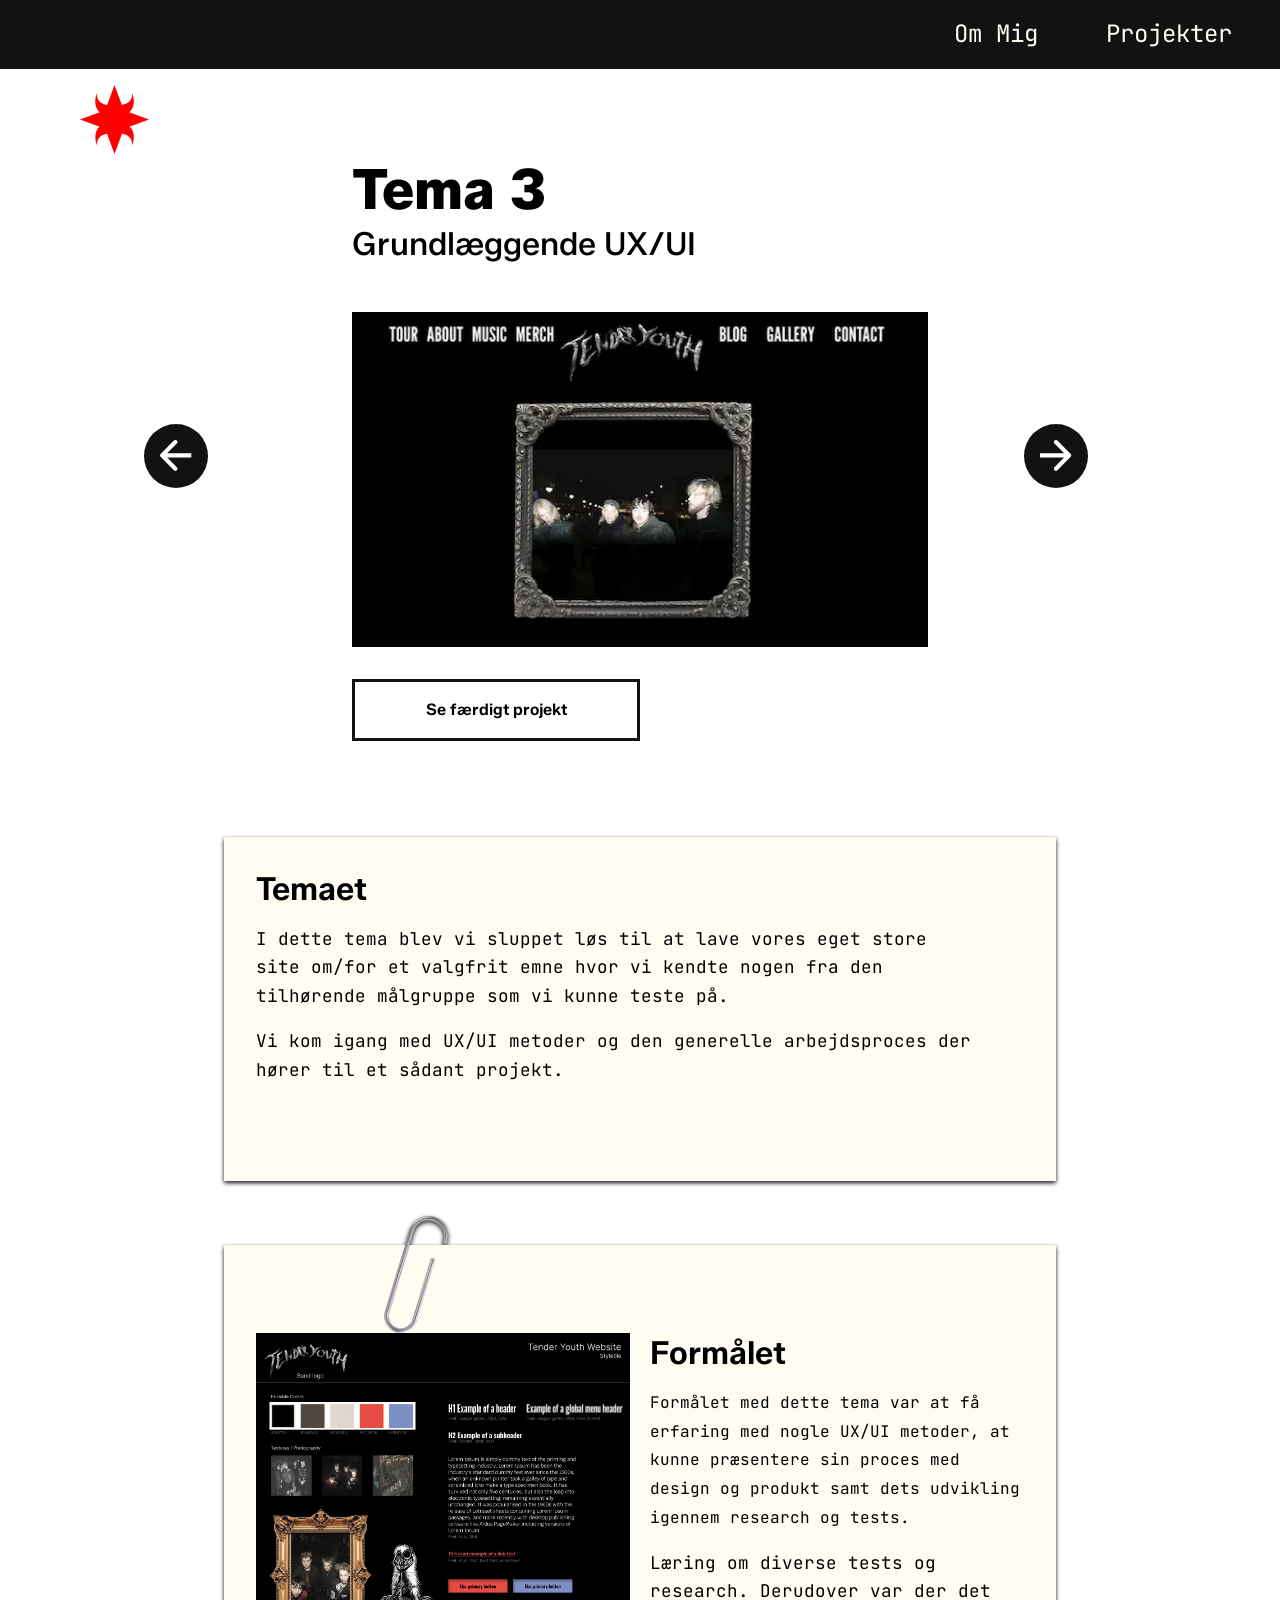
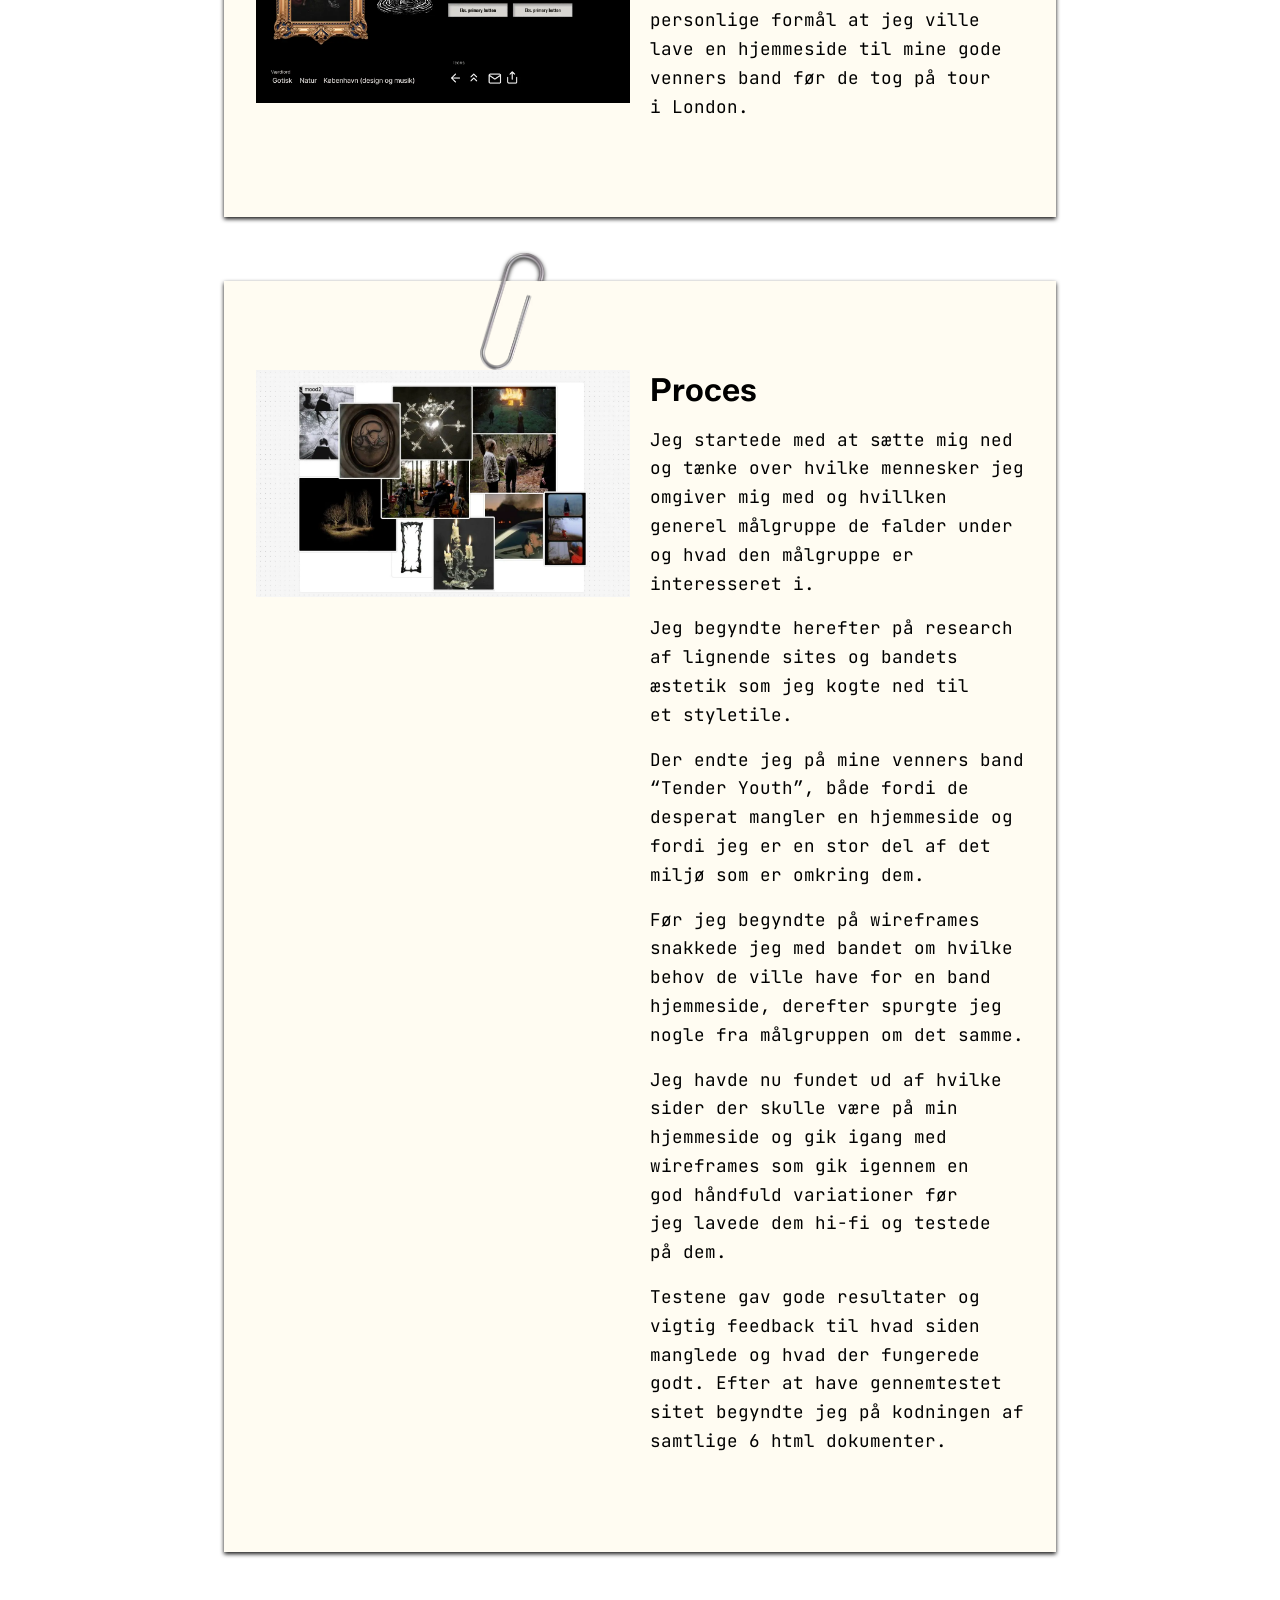
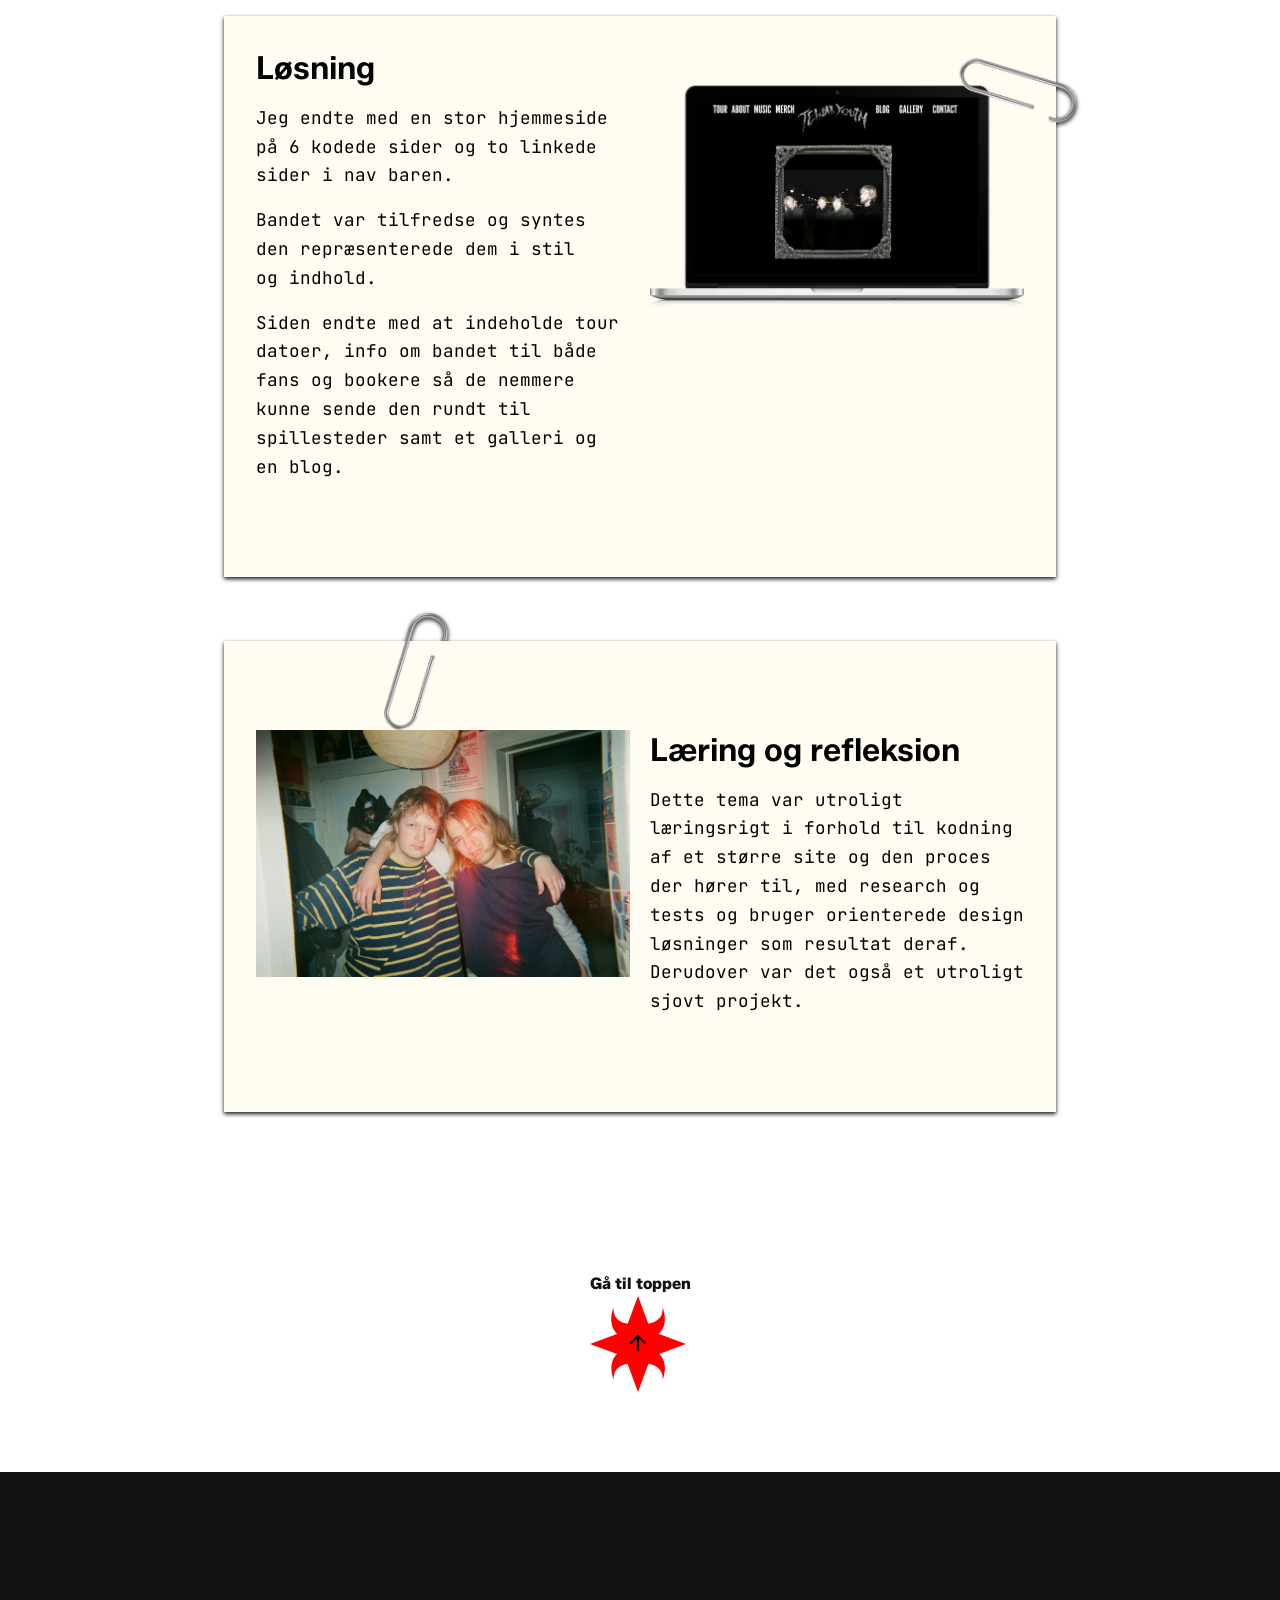
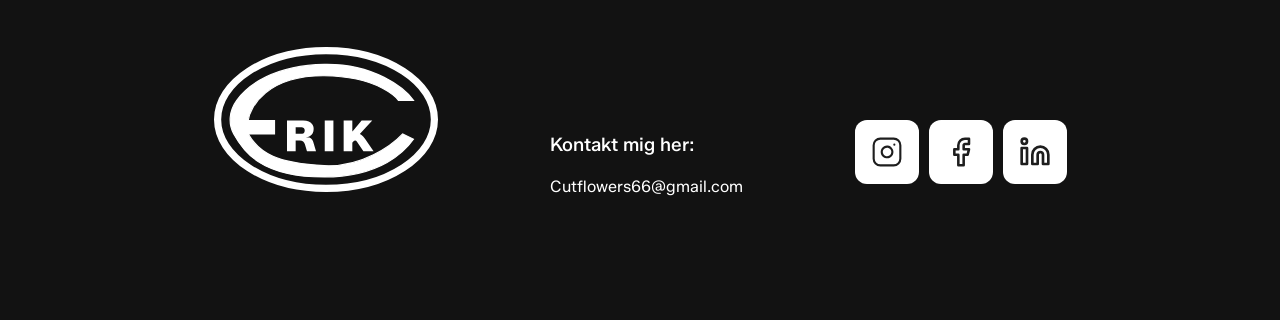
<file: tema3.html>
<!DOCTYPE html>
<html lang="da">

<head>
    <meta charset="UTF-8">
    <meta name="viewport" content="width=device-width, initial-scale=1.0">
    <link rel="stylesheet" href="style.css">
    <link rel="stylesheet" href="layout.css">
    <title>Portfolio</title>
    <link rel="icon" type="image/x-icon" href="images/star.svg">
    <meta name="robots" content="noindex">
</head>

<body>
    <header>
        <nav>
            <div class="menu">
                <div class="menu-grid">
                    <p class="menu-p menuprojekt">Projekter</p>
                    <img class="menustar starprojekt menustaractive" src="images/star.svg" alt="star">
                </div>
                <div class="menu-grid">
                    <p class="menu-p menuommig">Om Mig</p>
                    <img class="menustar starom menustaractive" src="images/star.svg" alt="star">
                </div>
            </div>
            <button class="burger" aria-label="burger">
                <span class="line"></span>
                <span class="line"></span>
                <span class="line"></span>
            </button>
        </nav>
    </header>
    <main>
        <div class="logonav navorder">
            <img class="stickylogo" fetchpriority=high src="images/star.svg" alt="starlogo">
        </div>
        <div class="flexwebtema">
            <h1 class="h1projekt">Tema 3</h1>
            <h2 class="projektnavn">Grundlæggende UX/UI</h2>
        </div>


        <div class="herotemagrid">
            <div class="arrowcontainer arrowleftdouble arrowleft"><img src="images/arrow-l-white.svg" alt=""></div>
            <div class="arrowcontainer arrowrightdouble arrowright"><img src="images/arrow-r-white.svg" alt=""></div>

            <div class="temaheroimg">
                <img class="tema1vid spacertema" src="images/ty-screen.webp" alt="tender youth website">
            </div>
            <button class="projekt-button btn1">Se færdigt projekt</button>
        </div>

        <div class="papersizeweb">
            <div class="projektbigpaper temaet">
                <h2>Temaet</h2>
                <p class="temaetp">I dette tema blev vi sluppet løs til at lave vores eget store site om/for et valgfrit
                    emne hvor vi kendte nogen fra den
                    tilhørende målgruppe som vi kunne teste på.

                </p>
                <p class="temaetp">
                    Vi kom igang med UX/UI metoder og den generelle arbejdsproces der hører til
                    et sådant projekt.
                </p>

            </div>
        </div>
        <div class="papersizeweb">
            <div class="projektbigpaper formalet">
                <div class="paperclipprojekt"> <img src="images/paperclip.avif" alt="paperclip"></div>
                <div class="webtemakortgrid">
                    <div> <img class="formaletimg" src="images/ty-styletile.webp" alt="formalet image"></div>
                    <div>
                        <h2 class="headerunderimg">Formålet</h2>
                        <p class="formaletp">
                            Formålet med dette tema var at få erfaring med nogle UX/UI metoder, at kunne
                            præsentere sin proces med design og produkt samt dets udvikling igennem
                            research og tests.
                        </p>
                        <p class="temaetp">
                            Læring om diverse tests og research. Derudover var der det personlige formål
                            at jeg ville lave en hjemmeside til mine gode venners band før de tog på tour i London.
                        </p>
                    </div>
                </div>

            </div>
        </div>

        <div class="papersizeweb">
            <div class="projektbigpaper proces">
                <div class="paperclipproces"> <img src="images/paperclip.avif" alt="paperclip"></div>
                <div class="webtemakortgrid">
                    <div> <img class="procesimg" src="images/t3-proces.webp" alt="formalet image"></div>
                    <div>
                        <h2 class="headerunderimg">Proces</h2>
                        <p class="temaetp">
                            Jeg startede med at sætte mig ned og tænke over hvilke mennesker jeg omgiver mig med og
                            hvillken
                            generel
                            målgruppe de
                            falder under og hvad den målgruppe er interesseret i.

                        </p>

                        <p class="temaetp">
                            Jeg
                            begyndte herefter på
                            research af lignende sites og bandets
                            æstetik som jeg kogte ned til et styletile.
                        </p>
                        <p class="temaetp">
                            Der endte jeg på mine venners band “Tender Youth”,
                            både fordi de
                            desperat mangler en hjemmeside og fordi jeg er en stor del af det miljø som er omkring dem.
                        </p>
                        <p class="temaetp">
                            Før jeg
                            begyndte på wireframes snakkede jeg med bandet om
                            hvilke behov de
                            ville have for en band hjemmeside, derefter spurgte jeg nogle fra målgruppen om det samme.
                        </p>
                        <p class="temaetp">
                            Jeg havde nu
                            fundet ud af hvilke
                            sider der skulle være på min hjemmeside og gik igang med wireframes som gik igennem en god
                            håndfuld
                            variationer før jeg
                            lavede dem hi-fi og testede på dem.
                        </p>
                        <p class="temaetp">
                            Testene gav gode resultater og vigtig feedback til hvad siden
                            manglede og hvad der
                            fungerede godt. Efter at have gennemtestet sitet begyndte jeg på kodningen af samtlige 6
                            html
                            dokumenter.
                        </p>
                    </div>
                </div>

            </div>
        </div>



        <div class="papersizeweb">
            <div class="projektbigpaper losning">
                <div class="webtemakortgrid">
                    <div>
                        <h2>Løsning</h2>
                        <p class="temaetp">
                            Jeg endte med en stor hjemmeside på 6 kodede sider og to linkede sider i nav baren.

                        </p>

                        <p class="temaetp">
                            Bandet var tilfredse
                            og syntes den
                            repræsenterede dem i stil og indhold.
                        </p>
                        <p class="temaetp">
                            Siden endte med at indeholde tour datoer, info om bandet til både fans og bookere så de
                            nemmere
                            kunne
                            sende den rundt
                            til spillesteder samt et galleri og en blog.
                        </p>
                    </div>
                    <div>
                        <div class="papercliplosning"> <img src="images/paperclip.avif" alt="paperclip"></div>
                        <div> <img class="losningimg" src="images/ty-laptop.avif" alt="losning image"></div>
                    </div>
                </div>

            </div>
        </div>

        <div class="papersizeweb">
            <div class="projektbigpaper reflektion">
                <div class="paperclipreflektion"> <img src="images/paperclip.avif" alt="paperclip"></div>
                <div class="webtemakortgrid">
                    <div> <img class="reflektionimg" src="images/t3-reflekt.webp" alt="reflektion image"></div>
                    <div>
                        <h2 class="headerunderimg">Læring og refleksion</h2>
                        <p class="temaetp">
                            Dette tema var utroligt læringsrigt i forhold til kodning af et større site og den
                            proces der hører til, med research og tests og bruger orienterede design løsninger som
                            resultat
                            deraf.
                            Derudover var det
                            også et utroligt sjovt projekt.
                        </p>
                    </div>
                </div>

            </div>
        </div>


        <div class="webcenter">
            <div class="totopstar">
                <h4>Gå til toppen</h4>
                <img class="totopimg" src="images/star-arrow.svg" alt="go to top">
            </div>
        </div>
    </main>
    <footer class="webcenter">
        <div class="logotype"><img src="images/logotype.svg" alt="logotype"></div>
        <div class="mailtext">
            <h3 class="footerhead">Kontakt mig her:</h3>
            <p class="footermail">Cutflowers66@gmail.com</p>
        </div>

        <div class="socials_grid">
            <div class="socials ig"><img src="images/instagram.svg" alt="instagram"></div>
            <div class="socials fb"><img src="images/facebook.svg" alt="facebook"></div>
            <div class="socials li"><img src="images/linkedin.svg" alt="linkedin"></div>
        </div>
    </footer>
    <script src="menu.js"></script>
    <script src="temajs/tema3.js"></script>
</body>

</html>
</file>
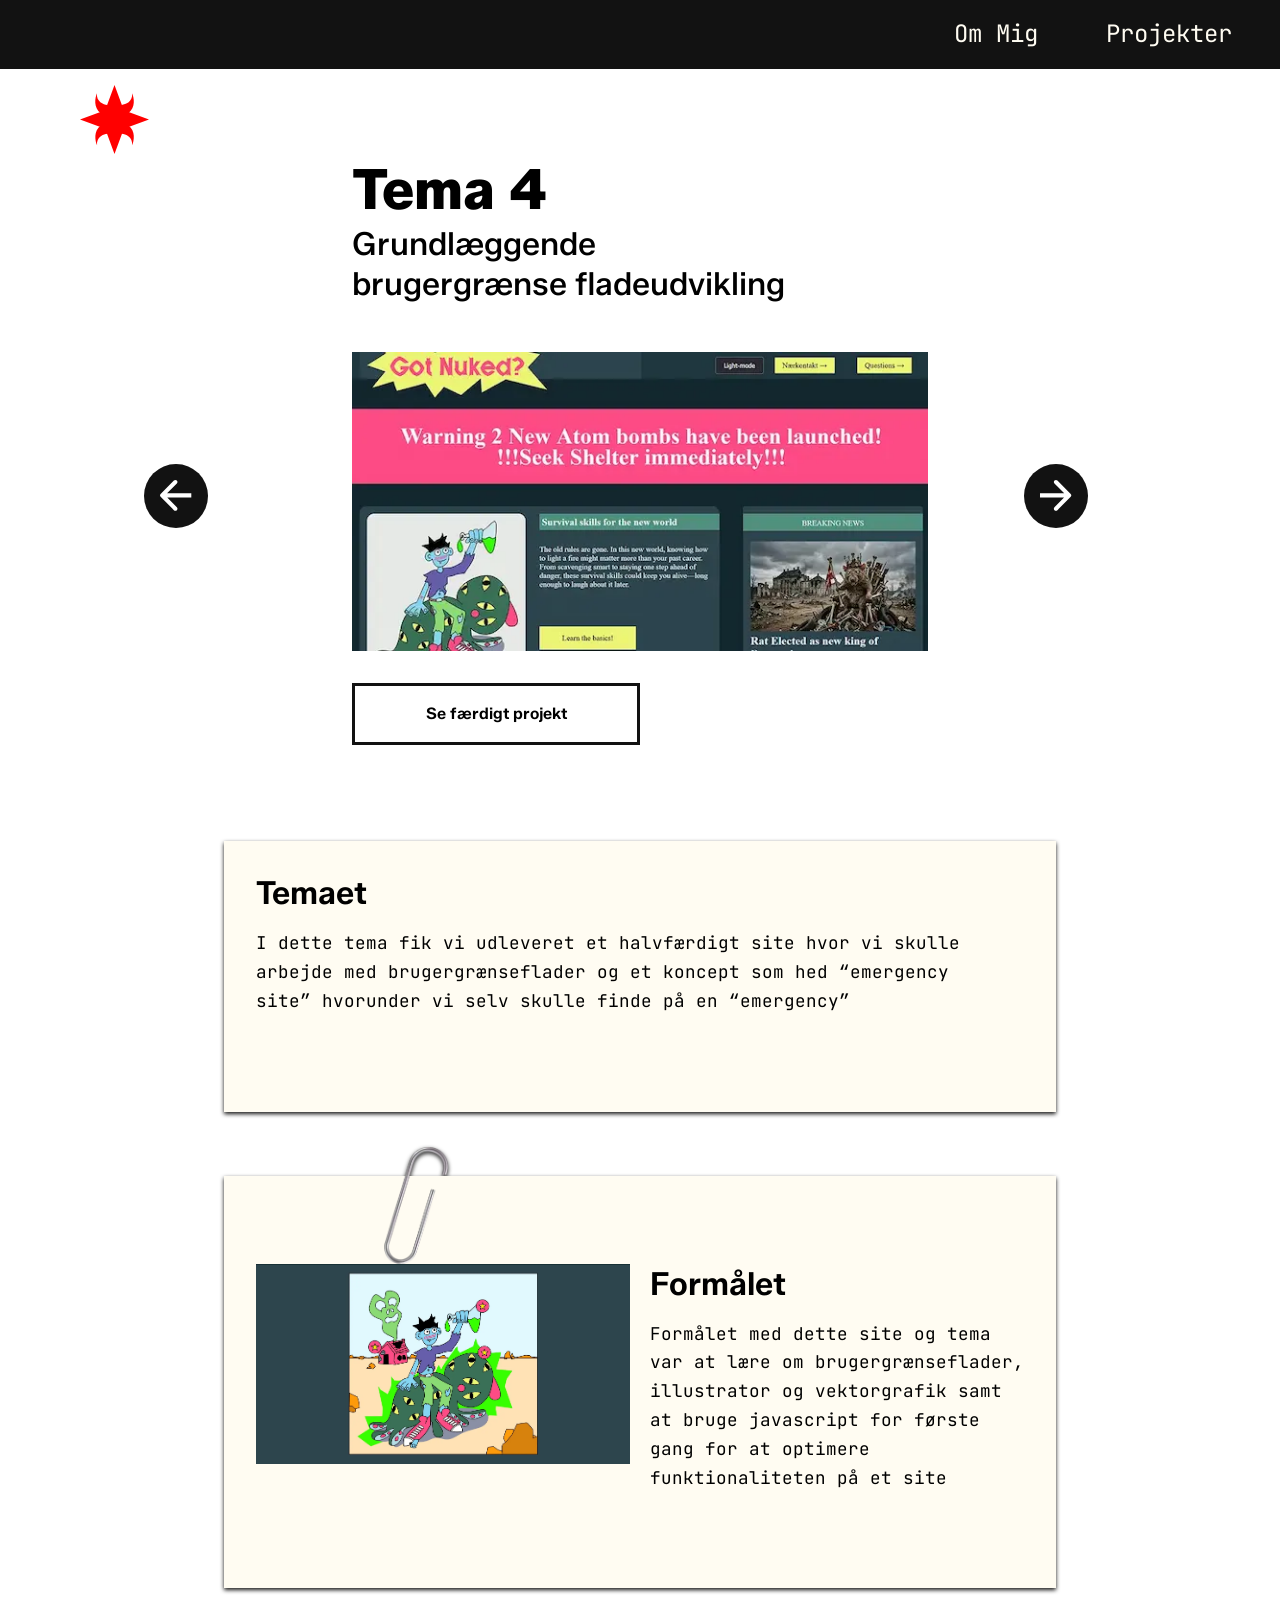
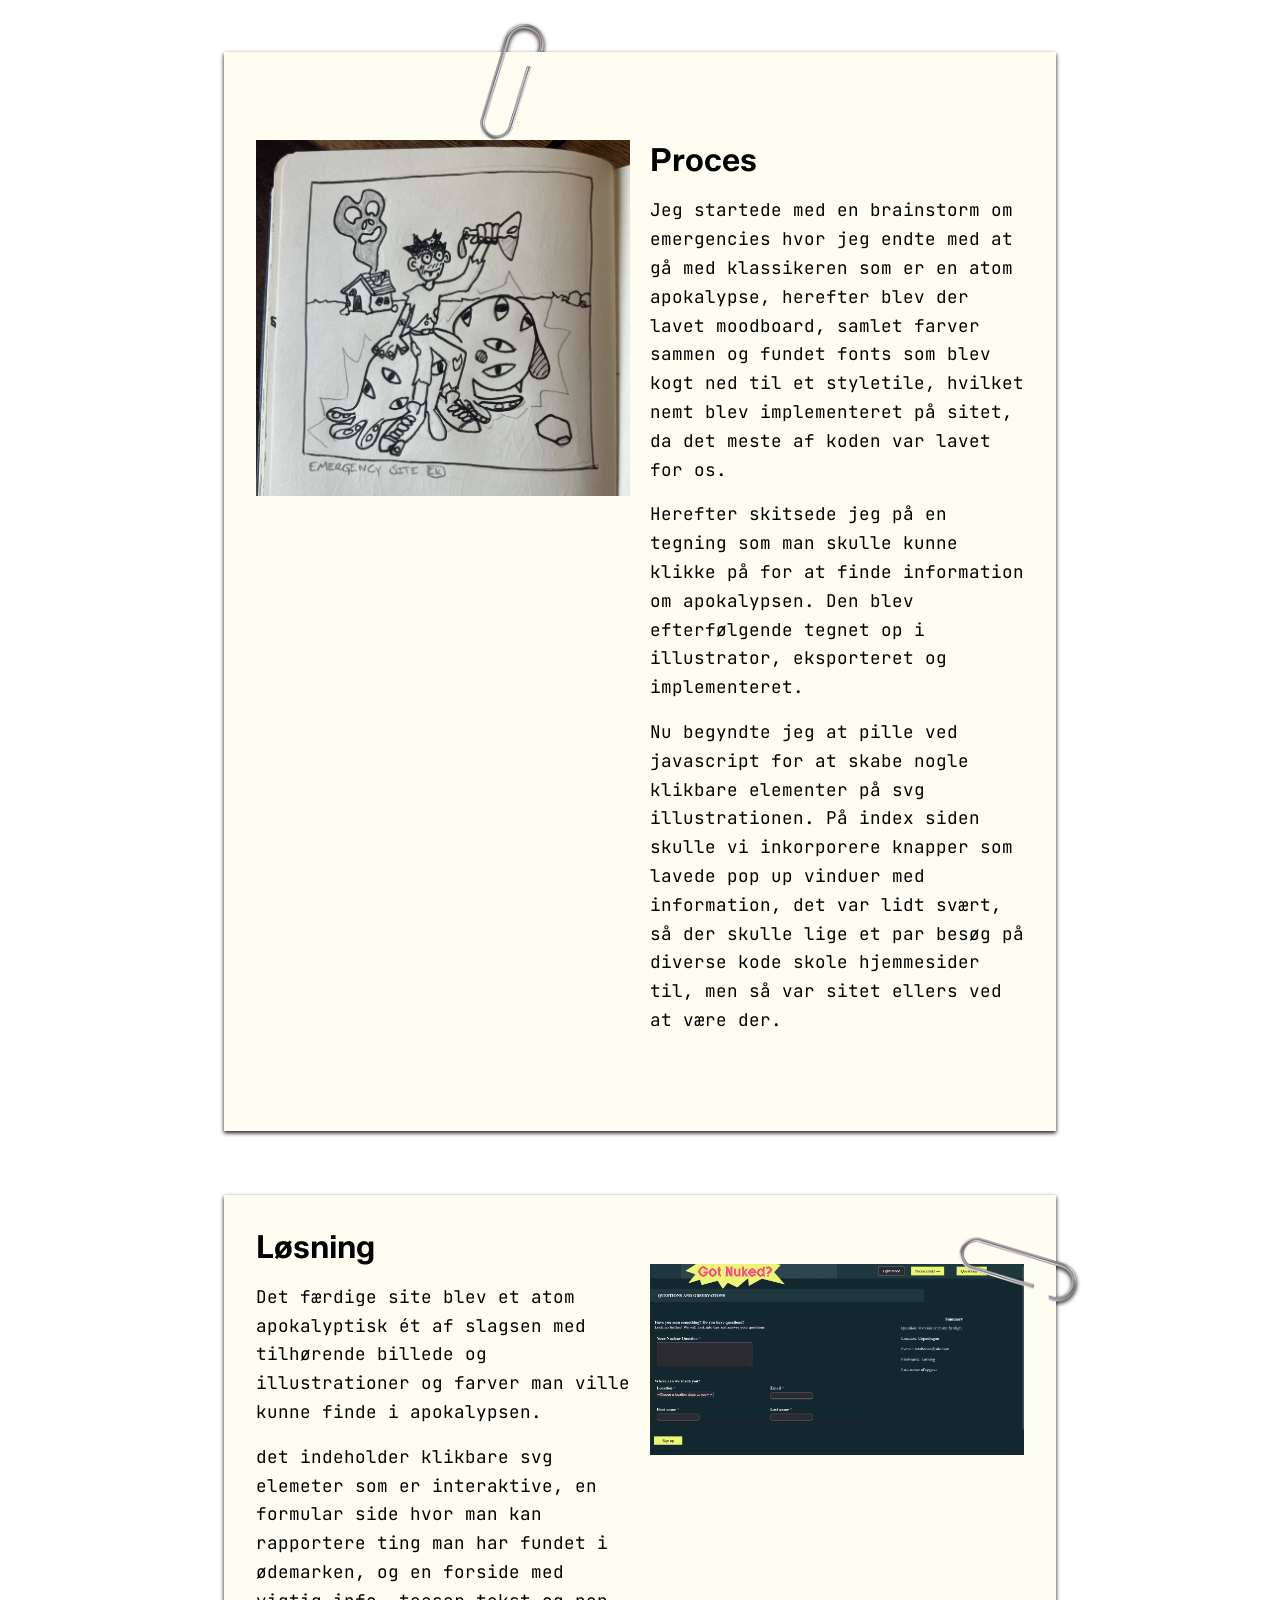
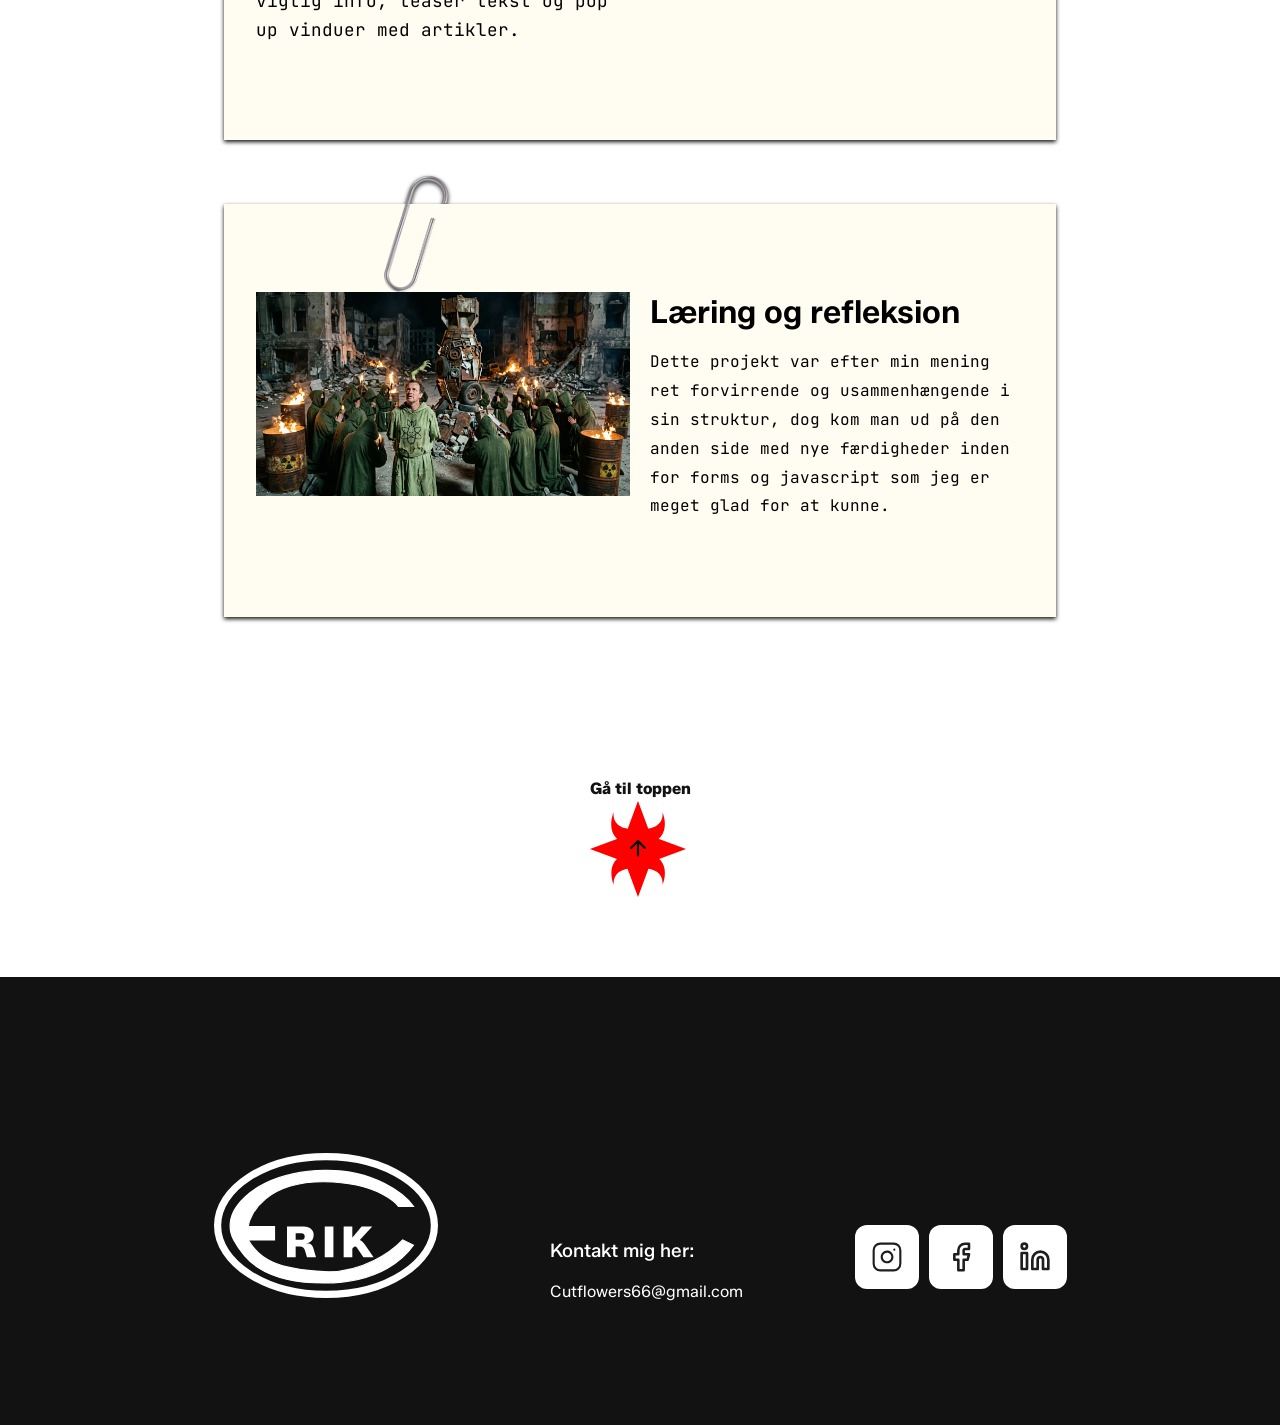
<file: tema4.html>
<!DOCTYPE html>
<html lang="da">

<head>
    <meta charset="UTF-8">
    <meta name="viewport" content="width=device-width, initial-scale=1.0">
    <link rel="stylesheet" href="style.css">
    <link rel="stylesheet" href="layout.css">
    <title>Portfolio</title>
    <link rel="icon" type="image/x-icon" href="images/star.svg">
    <meta name="robots" content="noindex">
</head>

<body>
    <header>
        <nav>
            <div class="menu">
                <div class="menu-grid">
                    <p class="menu-p menuprojekt">Projekter</p>
                    <img class="menustar starprojekt menustaractive" src="images/star.svg" alt="star">
                </div>
                <div class="menu-grid">
                    <p class="menu-p menuommig">Om Mig</p>
                    <img class="menustar starom menustaractive" src="images/star.svg" alt="star">
                </div>
            </div>
            <button class="burger" aria-label="burger">
                <span class="line"></span>
                <span class="line"></span>
                <span class="line"></span>
            </button>
        </nav>
    </header>
    <main>
        <div class="logonav navorder">
            <img class="stickylogo" fetchpriority=high src="images/star.svg" alt="starlogo">
        </div>
        <div class="flexwebtema">
            <h1 class="h1projekt">Tema 4</h1>
            <h2 class="projektnavn">Grundlæggende <br> brugergrænse fladeudvikling</h2>
        </div>

        <div class="herotemagrid">

            <div class="arrowcontainer arrowleftdouble arrowleft"><img src="images/arrow-l-white.svg" alt=""></div>
            <div class="arrowcontainer arrowrightdouble arrowright"><img src="images/arrow-r-white.svg" alt="">
            </div>

            <div class="temaheroimg">
                <img class="tema1vid spacertema" src="images/tema-4-tease.webp" alt="tema 4 billede">
            </div>
            <button class="projekt-button btn1">Se færdigt projekt</button>
        </div>

        <div class="papersizeweb">
            <div class="projektbigpaper temaet">
                <h2>Temaet</h2>
                <p class="temaetp">I dette tema fik vi udleveret et halvfærdigt site hvor vi skulle arbejde med
                    brugergrænseflader og et koncept som hed “emergency site” hvorunder vi selv skulle finde på en
                    “emergency”
                </p>
            </div>
        </div>

        <div class="papersizeweb">
            <div class="projektbigpaper formalet">
                <div class="paperclipprojekt"> <img src="images/paperclip.avif" alt="paperclip"></div>

                <div class="webtemakortgrid">

                    <div> <img class="formaletimg" src="images/t4-formal.webp" alt="formalet image"></div>
                    <div>
                        <h2 class="headerunderimg">Formålet</h2>
                        <p class="temaetp">
                            Formålet med dette site og tema var at lære om brugergrænseflader, illustrator
                            og vektorgrafik samt at bruge javascript for første gang for at optimere funktionaliteten på
                            et
                            site
                        </p>
                    </div>
                </div>



            </div>
        </div>

        <div class="papersizeweb">
            <div class="projektbigpaper proces">
                <div class="paperclipproces"> <img src="images/paperclip.avif" alt="paperclip"></div>

                <div class="webtemakortgrid">
                    <div> <img class="procesimg" src="images/t4-proces.webp" alt="formalet image"></div>
                    <div>
                        <h2 class="headerunderimg">Proces</h2>
                        <p class="temaetp">
                            Jeg startede med en brainstorm om emergencies hvor jeg endte med at gå med klassikeren som
                            er
                            en
                            atom
                            apokalypse,
                            herefter blev der lavet moodboard, samlet farver sammen og fundet fonts som blev kogt ned
                            til et
                            styletile, hvilket nemt blev
                            implementeret på sitet, da det meste af koden var lavet for os.

                        </p>

                        <p class="temaetp">
                            Herefter skitsede jeg på en tegning som
                            man skulle kunne
                            klikke på for at finde information om apokalypsen. Den blev efterfølgende tegnet op i
                            illustrator,
                            eksporteret og
                            implementeret.
                        </p>
                        <p class="temaetp">
                            Nu begyndte jeg at pille ved javascript for at skabe nogle klikbare elementer på svg
                            illustrationen. På
                            index siden skulle vi inkorporere knapper som lavede pop up vinduer med information, det var
                            lidt
                            svært,
                            så der skulle
                            lige et par besøg på diverse kode skole hjemmesider til, men så var sitet ellers ved at være
                            der.
                        </p>
                    </div>
                </div>


            </div>
        </div>

        <div class="papersizeweb">
            <div class="projektbigpaper losning">
                <div class="webtemakortgrid">
                    <div>
                        <h2>Løsning</h2>
                        <p class="temaetp">
                            Det færdige site blev et atom apokalyptisk ét af slagsen med tilhørende billede og
                            illustrationer og
                            farver man ville
                            kunne finde i apokalypsen.
                        </p>
                        <p class="temaetp">
                            det indeholder klikbare svg elemeter som er interaktive, en formular side hvor
                            man kan
                            rapportere ting man har fundet i ødemarken, og en forside med vigtig info, teaser tekst og
                            pop up
                            vinduer med artikler.
                        </p>
                    </div>
                    <div>
                        <div class="papercliplosning"> <img src="images/paperclip.avif" alt="paperclip"></div>
                        <div> <img class="losningimg" src="images/t4-losning.webp" alt="losning image"></div>
                    </div>
                </div>

            </div>
        </div>


        <div class="papersizeweb">
            <div class="projektbigpaper reflektion">
                <div class="paperclipreflektion"> <img src="images/paperclip.avif" alt="paperclip"></div>

                <div class="webtemakortgrid">
                    <div> <img class="reflektionimg" src="images/t4-reflekt.webp" alt="reflektion image"></div>
                    <div>
                        <h2 class="headerunderimg">Læring og refleksion</h2>
                        <p class="reflektionp">
                            Dette projekt var efter min mening ret forvirrende og usammenhængende i sin struktur, dog
                            kom man ud
                            på
                            den anden side
                            med nye færdigheder inden for forms og javascript som jeg er meget glad for at kunne.
                        </p>
                    </div>
                </div>

            </div>
        </div>

        <div class="webcenter">
            <div class="totopstar">
                <h4>Gå til toppen</h4>
                <img class="totopimg" src="images/star-arrow.svg" alt="go to top">
            </div>
        </div>
    </main>
    <footer class="webcenter">
        <div class="logotype"><img src="images/logotype.svg" alt="logotype"></div>
        <div class="mailtext">
            <h3 class="footerhead">Kontakt mig her:</h3>
            <p class="footermail">Cutflowers66@gmail.com</p>
        </div>

        <div class="socials_grid">
            <div class="socials ig"><img src="images/instagram.svg" alt="instagram"></div>
            <div class="socials fb"><img src="images/facebook.svg" alt="facebook"></div>
            <div class="socials li"><img src="images/linkedin.svg" alt="linkedin"></div>
        </div>
    </footer>
    <script src="menu.js"></script>
    <script src="temajs/tema4.js"></script>
</body>

</html>
</file>
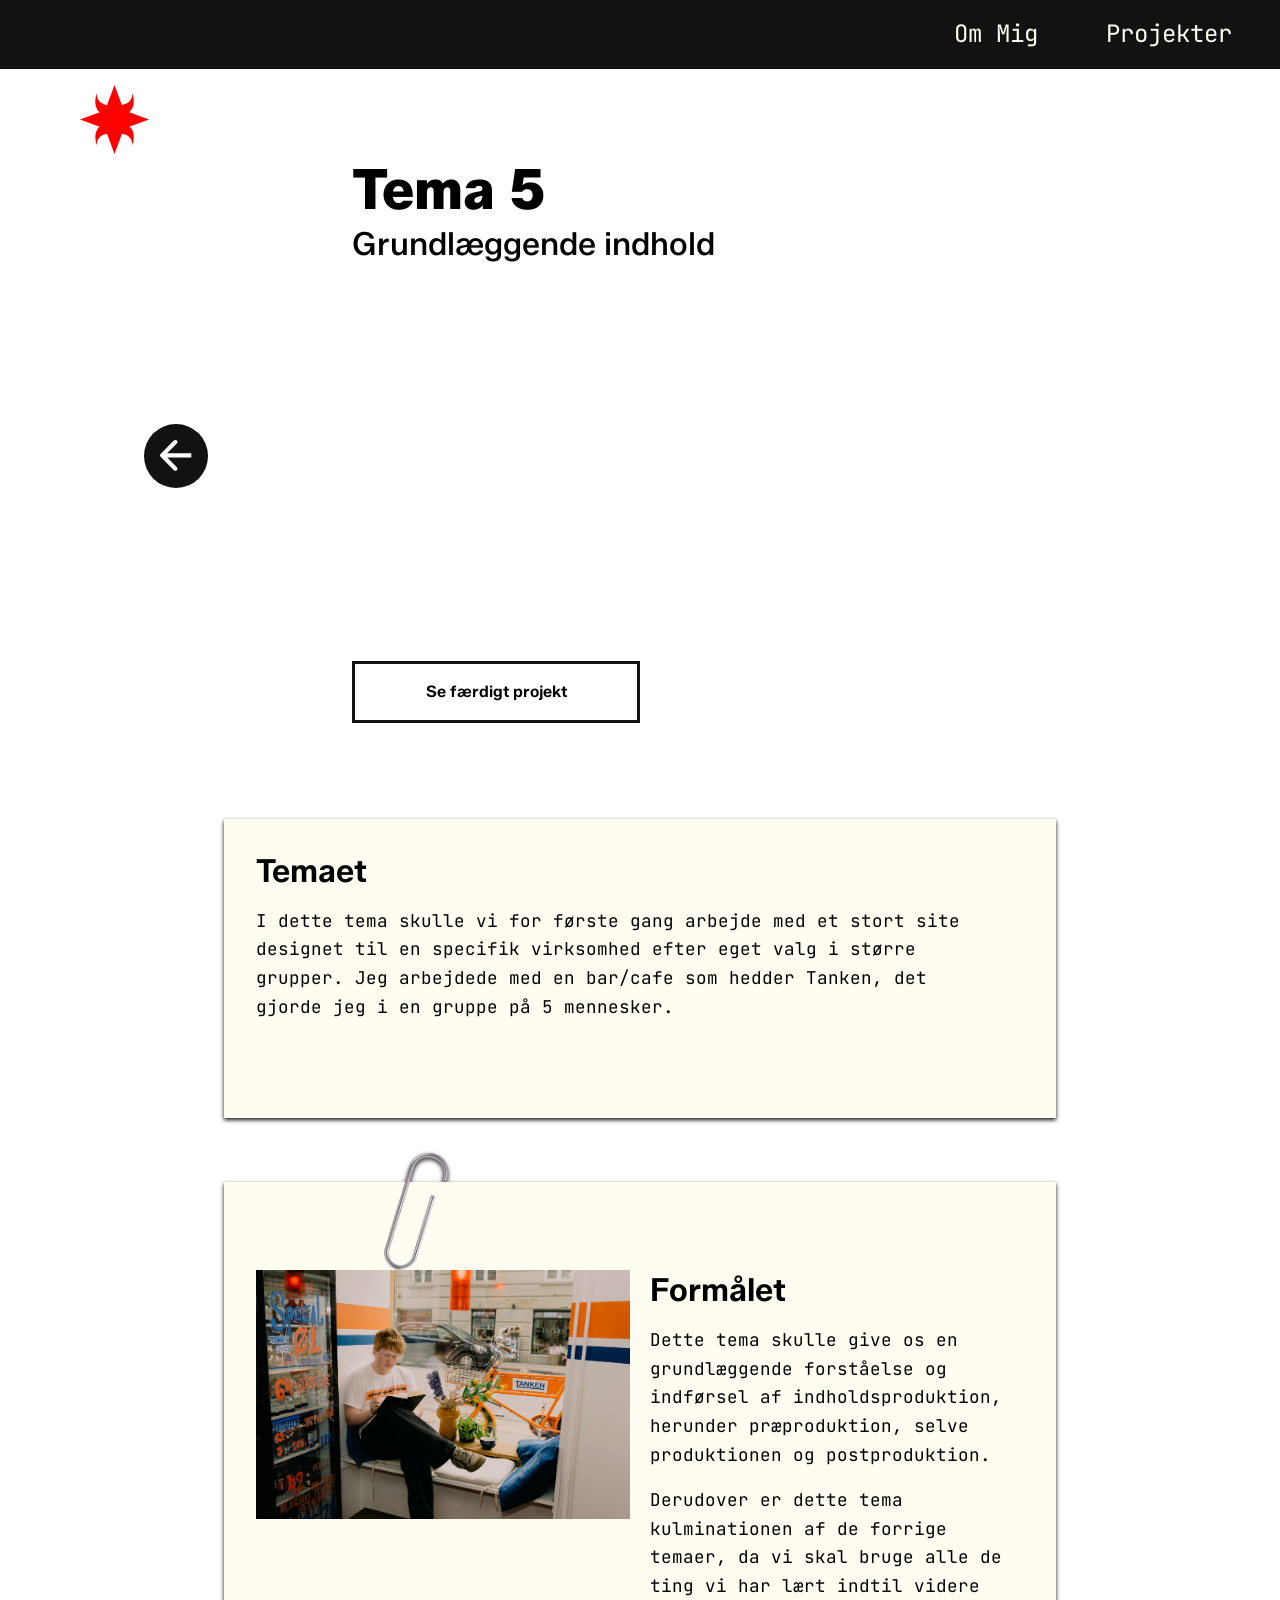
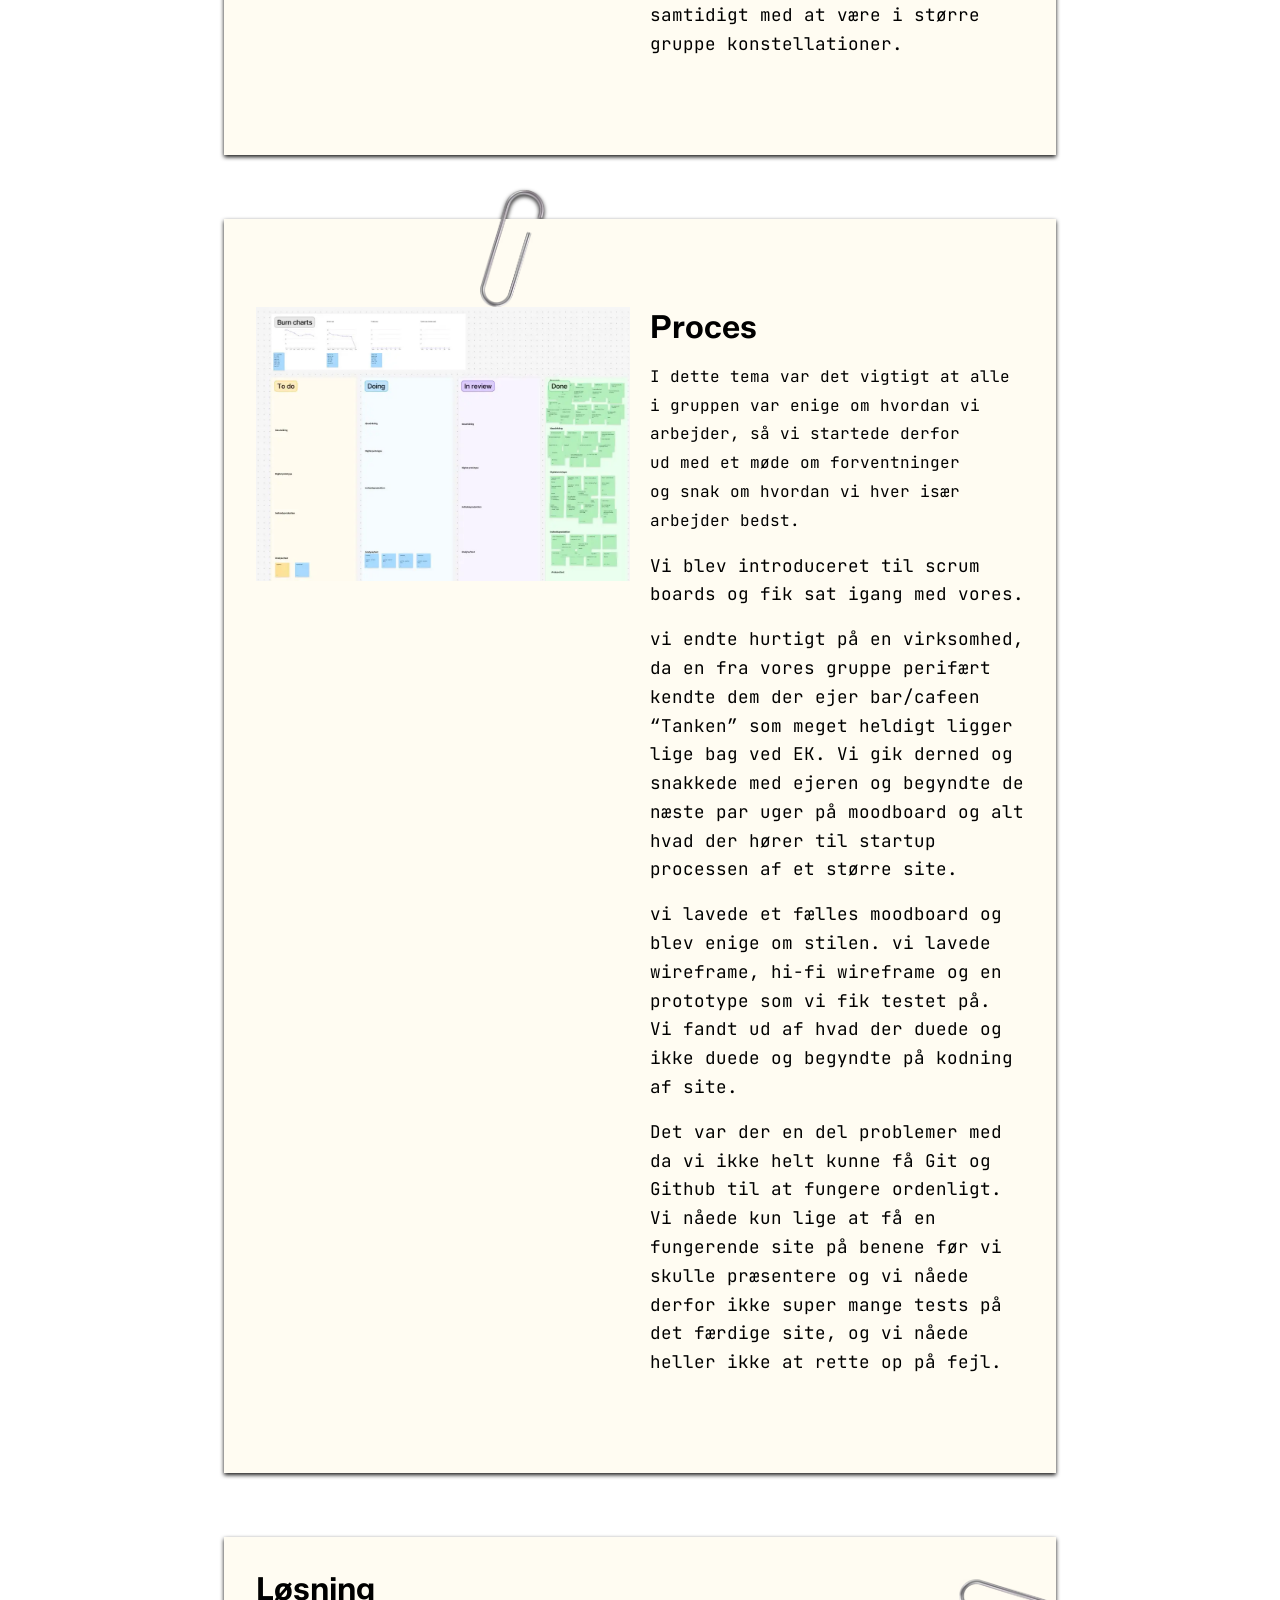
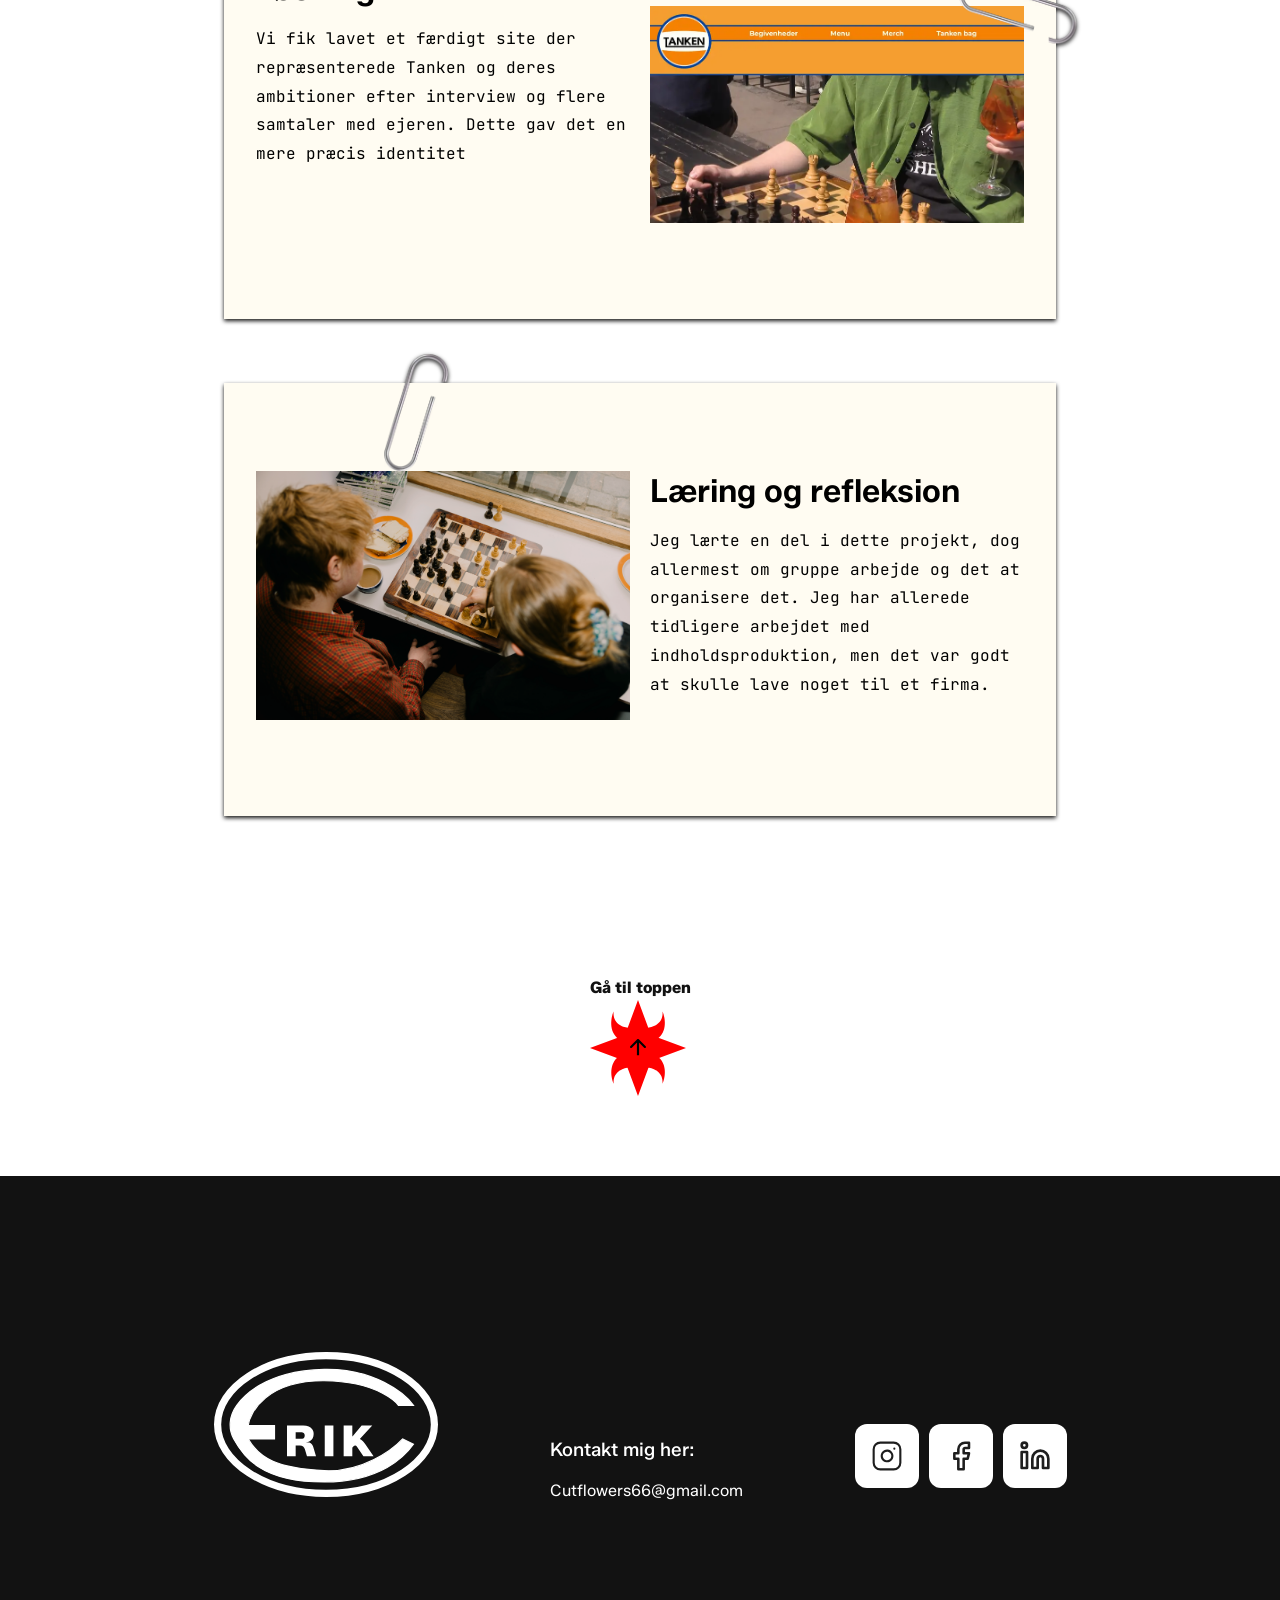
<file: tema5.html>
<!DOCTYPE html>
<html lang="da">

<head>
    <meta charset="UTF-8">
    <meta name="viewport" content="width=device-width, initial-scale=1.0">
    <link rel="stylesheet" href="style.css">
    <link rel="stylesheet" href="layout.css">
    <title>Portfolio</title>
    <link rel="icon" type="image/x-icon" href="images/star.svg">
    <meta name="robots" content="noindex">
</head>

<body>
    <header>
        <nav>
            <div class="menu">
                <div class="menu-grid">
                    <p class="menu-p menuprojekt">Projekter</p>
                    <img class="menustar starprojekt menustaractive" src="images/star.svg" alt="star">
                </div>
                <div class="menu-grid">
                    <p class="menu-p menuommig">Om Mig</p>
                    <img class="menustar starom menustaractive" src="images/star.svg" alt="star">
                </div>
            </div>
            <button class="burger" aria-label="burger">
                <span class="line"></span>
                <span class="line"></span>
                <span class="line"></span>
            </button>
        </nav>
    </header>
    <main>
        <div class="logonav navorder">
            <img class="stickylogo" fetchpriority=high src="images/star.svg" alt="starlogo">
        </div>
        <div class="flexwebtema">
            <h1 class="h1projekt">Tema 5</h1>
            <h2 class="projektnavn">Grundlæggende indhold</h2>
        </div>
        <div class="herotemagrid">
            <div class="arrowleft arrowcontainer arrowleftdouble"><img src="images/arrow-l-white.svg" alt=""></div>


            <div class="temaheroimg">
                <iframe class="tema1vid spacertema" width="100%" height="310"
                    src="https://www.youtube.com/embed/DUkClFWO_pA?si=2Wls3CqdyO4jL0bf" title="YouTube video player"
                    frameborder="0"
                    allow="accelerometer; autoplay; clipboard-write; encrypted-media; gyroscope; picture-in-picture; web-share"
                    referrerpolicy="strict-origin-when-cross-origin" allowfullscreen></iframe>
            </div>
            <button class="projekt-button btn1">Se færdigt projekt</button>

        </div>

        <div class="papersizeweb">
            <div class="projektbigpaper temaet">
                <h2>Temaet</h2>
                <p class="temaetp">I dette tema skulle vi for første gang arbejde med et stort site designet til en
                    specifik
                    virksomhed efter eget valg i
                    større grupper. Jeg arbejdede med en bar/cafe som hedder Tanken, det gjorde jeg i en gruppe på 5
                    mennesker.
                </p>
            </div>
        </div>


        <div class="papersizeweb">
            <div class="projektbigpaper formalet">
                <div class="paperclipprojekt"> <img src="images/paperclip.avif" alt="paperclip"></div>

                <div class="webtemakortgrid">
                    <div> <img class="formaletimg" src="images/t5-formal.webp" alt="formalet image"></div>
                    <div>
                        <h2 class="headerunderimg">Formålet</h2>
                        <p class="temaetp">
                            Dette tema skulle give os en grundlæggende forståelse og indførsel af indholdsproduktion,
                            herunder
                            præproduktion, selve
                            produktionen og postproduktion.
                        </p>
                        <p class="temaetp">
                            Derudover er dette tema kulminationen af de forrige temaer, da vi skal
                            bruge alle de ting
                            vi har lært indtil videre samtidigt med at være i større gruppe konstellationer.
                        </p>
                    </div>
                </div>



            </div>
        </div>



        <div class="papersizeweb">
            <div class="projektbigpaper proces">
                <div class="paperclipproces"> <img src="images/paperclip.avif" alt="paperclip"></div>

                <div class="webtemakortgrid">
                    <div> <img class="procesimg" src="images/t5-proces.webp" alt="formalet image"></div>
                    <div>
                        <h2 class="headerunderimg">Proces</h2>
                        <p class="procesp">
                            I dette tema var det vigtigt at alle i gruppen var enige om hvordan vi arbejder, så vi
                            startede
                            derfor ud
                            med et møde om
                            forventninger og snak om hvordan vi hver især arbejder bedst.
                        </p>
                        <p class="temaetp">
                            Vi blev introduceret til scrum boards og
                            fik sat igang med
                            vores.
                        </p>
                        <p class="temaetp">
                            vi endte hurtigt på en virksomhed, da en fra vores gruppe perifært kendte dem der ejer
                            bar/cafeen
                            “Tanken” som
                            meget heldigt ligger lige bag ved EK. Vi gik derned og snakkede med ejeren og begyndte de
                            næste
                            par
                            uger
                            på moodboard og
                            alt hvad der hører til startup processen af et større site.
                        </p>
                        <p class="temaetp">
                            vi lavede et fælles moodboard og blev enige
                            om stilen. vi
                            lavede wireframe, hi-fi wireframe og en prototype som vi fik testet på. Vi fandt ud af hvad
                            der
                            duede og
                            ikke duede og
                            begyndte på kodning af site.
                        </p>
                        <p class="temaetp">
                            Det var der en del problemer med da vi ikke helt kunne få Git og Github til
                            at fungere
                            ordenligt. Vi nåede kun lige at få en fungerende site på benene før vi skulle præsentere
                            og
                            vi
                            nåede
                            derfor ikke
                            super mange tests på det færdige site, og vi nåede heller ikke at rette op på fejl.
                        </p>
                    </div>
                </div>



            </div>
        </div>



        <div class="papersizeweb">
            <div class="projektbigpaper losning">

                <div class="webtemakortgrid">
                    <div>
                        <h2>Løsning</h2>
                        <p class="losningp">
                            Vi fik lavet et færdigt site der repræsenterede Tanken og deres ambitioner efter interview
                            og
                            flere
                            samtaler med ejeren.
                            Dette gav det en mere præcis identitet
                        </p>
                    </div>
                    <div>
                        <div class="papercliplosning"> <img src="images/paperclip.avif" alt="paperclip"></div>
                        <div> <img class="losningimg" src="images/tema-5-tease.webp" alt="losning image"></div>
                    </div>
                </div>

            </div>
        </div>
        <div class="papersizeweb">
            <div class="projektbigpaper reflektion">
                <div class="paperclipreflektion"> <img src="images/paperclip.avif" alt="paperclip"></div>

                <div class="webtemakortgrid">
                    <div> <img class="reflektionimg" src="images/t5-refelkt.webp" alt="reflektion image"></div>
                    <div>
                        <h2 class="headerunderimg">Læring og refleksion</h2>
                        <p class="reflektionp">
                            Jeg lærte en del i dette projekt, dog allermest om gruppe arbejde og det at organisere det.
                            Jeg har
                            allerede tidligere
                            arbejdet med indholdsproduktion, men det var godt at skulle lave noget til et firma.
                        </p>
                    </div>
                </div>


            </div>
        </div>

        <div class="webcenter">
            <div class="totopstar">
                <h4>Gå til toppen</h4>
                <img class="totopimg" src="images/star-arrow.svg" alt="go to top">
            </div>
        </div>
    </main>
    <footer class="webcenter">
        <div class="logotype"><img src="images/logotype.svg" alt="logotype"></div>
        <div class="mailtext">
            <h3 class="footerhead">Kontakt mig her:</h3>
            <p class="footermail">Cutflowers66@gmail.com</p>
        </div>

        <div class="socials_grid">
            <div class="socials ig"><img src="images/instagram.svg" alt="instagram"></div>
            <div class="socials fb"><img src="images/facebook.svg" alt="facebook"></div>
            <div class="socials li"><img src="images/linkedin.svg" alt="linkedin"></div>
        </div>
    </footer>
    <script src="menu.js"></script>
    <script src="temajs/tema5.js"></script>
</body>

</html>
</file>
<file: style.css>
@import url("https://fonts.googleapis.com/css2?family=JetBrains+Mono:ital,wght@0,100..800;1,100..800&family=Zalando+Sans:ital,wght@0,200..900;1,200..900&display=swap");

*,
::before,
::after {
  box-sizing: border-box;
  margin: 0;
  padding: 0;
}

html {
  interpolate-size: allow-keywords;
  font-family: system-ui, sans-serif;
  line-height: 1.5;
  -webkit-font-smoothing: antialiased;
}

h1,
h2 {
  line-height: 1.25;
}

p,
li {
  text-wrap: pretty;
}

img,
svg {
  display: block;
  width: 100%;
  height: auto;
}

label {
  display: block;
}

input,
button,
textarea,
select {
  font: inherit;
  color: inherit;
  background-color: transparent;
  font-size: max(1em, 16px);
}

textarea {
  resize: none;
  min-height: 4lh;
}

legend {
  padding: 0;
}

select,
::picker(select) {
  appearance: base-select;
}

:root {
  /* erfaringskort */

  --kort-et: #f4f8ff;
  --kort-to: #f8f2f7;
  --kort-tre: #fcecee;
  --kort-fire: #ffe6e6;
  --kort-bg: #fffcf2;

  /*color */
  --off-white: #fffcf2;
  --red: #ff0000;
  --white: #ffffff;
  --dark: #121212;
  --light-blue: #f4f8ff;
  --light-purple: #f8f2f7;
  --light-orange: #fcecee;
  --light-red: #ffe6e6;
  --gray: #3a3939;
  /* Headlines (size)*/
  --font-h1-size: 1rem;
  --font-h2-size: 1rem;
  --font-h3-size: 1rem;
  /* Global menu */
  --color-menu-bg: #121212;
  /* Links */
  --color-link-bg: #f48101;
  --color-link: #feffed;
  --color-link-hover-bg: #feffed;
  --color-link-hover: #01449e;
  --color-link-active-bg: #feffed;
  --border-radius-links: 1px;
  /* Tekst */
  --color-text: light-dark (#000, #f3f3f3);
  --color-text-link: #000;
  --color-text-inverted: light-dark (#ffffff, #000);

  /*  Margins */
  --margin-block: 5px;

  /* Fonts & font weights*/
  --font-family-sans: "Zalando Sans", sans-serif;
  --font-family-serif: "JetBrains Mono", monospace;
  --font-weight-bold: 700;
  --font-weight-medium: 500;
  --font-weight-regular: 300;
  --font-weight-light: 200;
}

/****************************** FONTS **********************************/

/* .zalando-sans-<uniquifier> {
  font-family: "Zalando Sans", sans-serif;
  font-optical-sizing: auto;
  font-weight: <weight>;
  font-style: normal;
  font-variation-settings:
    "wdth" 100;
} */

/* .jetbrains-mono-<uniquifier> {
  font-family: "JetBrains Mono", monospace;
  font-optical-sizing: auto;
  font-weight: <weight>;
  font-style: normal;
} */

/************************************************************************/
</file>
<file: layout.css>
.burger {
  width: 30px;
  height: 20px;
  cursor: pointer;
}

.burger .line {
  display: block;
  width: 100%;
  height: 2px;
  background-color: #ffffff;
  margin-bottom: 5px;
  transition: 0.2s linear;
}
.burger {
  display: none;
}

nav {
  /* position: sticky; */
  top: 0;
  display: flex;
  justify-content: space-between;
  align-items: center;
  padding: 20px;
  background-color: var(--color-menu-bg);
  /* box-shadow: 0 10px 10px rgba(0, 0, 0, 0.1); */
}

.logonav {
  /* position: sticky;
  top: 0;
  left: 2; */
  cursor: pointer;
  width: 4.3rem;
  margin-top: 1rem;
  margin-left: 1rem;
}

main {
  margin-inline: 2.7rem;
}

.h1ommig {
  font-size: 1.9rem;
  margin-inline: 2rem;
  font-weight: 800;
  font-family: "Zalando Sans", sans-serif;
  padding-top: 4rem;
}

.ommigkontakt {
  margin-bottom: -2rem;
  margin-inline: 2rem;
}

.ommigp {
  margin-top: 1rem;
}

.migtekst-index {
  font-size: 2rem;
  line-height: 2.6rem;
  text-wrap: pretty;
  font-family: "JetBrains Mono", monospace;
}

.stickylogo {
  position: sticky;
  top: 20;
}
/* .logonav {
  position: sticky;
  top: 0;
} */

.h1index {
  font-size: 2.2rem;
  margin-inline: 0rem;
  margin-top: 1rem;
  font-weight: 800;
  font-family: "Zalando Sans", sans-serif;
}

.tema1vid {
  margin-top: -20rem;
}
.spacertema {
  margin-bottom: 2rem;
}
.temateasetitel {
  margin-top: 8rem;
  margin-bottom: -1rem;
}

p {
  font-family: var(--font-family-serif);
  text-wrap: pretty;
}
h2 {
  font-family: var(--font-family-sans);
}
h3 {
  font-family: var(--font-family-serif);
}

.index-h2 {
  margin-bottom: 0.3rem;
}

.index-h3 {
  font-weight: 500;
  margin-bottom: 2rem;
}
.index-p {
  font-size: 1.2rem;
  margin-bottom: 2rem;
}

.halvimg {
  width: 50%;
}

.totopimg {
  width: 6rem;
}

.totopstar {
  margin-inline: 9rem;
  margin-top: 4rem;
}

.totopstar h4 {
  font-family: var(--font-family-sans);
  color: var(--dark);
  font-weight: 800;
}
/********** FOOTER ***********/
footer {
  background-color: var(--dark);
  height: 28rem;
  margin-top: 5rem;
  padding-top: 5rem;
}

.socials {
  background-color: var(--white);
  border-radius: 12px;
  padding: 1rem;
  width: 4rem;
}
.socials_grid {
  display: grid;
  grid-template-columns: 1fr 1fr 1fr;
  padding-inline: 7rem;
  margin-top: 2rem;
  /* margin-bottom: -5rem; */
}

.footerhead {
  color: var(--white);
  font-family: var(--font-family-sans);
  font-weight: 500;
}

.footermail {
  color: var(--white);
  font-family: var(--font-family-sans);
  margin-top: 1rem;
}

.mailtext {
  margin-left: 7rem;
}

.logotype {
  width: 14rem;
  margin-left: 7rem;
  margin-bottom: 2rem;
}

p {
  line-height: 1.8rem;
}

h3 {
  line-height: 1.4rem;
}
/* index animation */

@keyframes textfadein {
  from {
    opacity: 0;
  }
  to {
    opacity: 1;
  }
}
@keyframes textfadeout {
  from {
    opacity: 1;
  }
  to {
    opacity: 0;
  }
}

.indextextani {
  animation-name: textfadein;
  animation-timeline: view();
}

/**************** om mig ***************/
.whitebar {
  width: 100%;
  height: 30rem;
  display: flex;
  flex-direction: row;
  justify-content: center;
  align-items: center;
  white-space: nowrap;
  overflow: hidden;
  box-sizing: border-box;
}

.bigpaper {
  background-color: var(--off-white);
  filter: drop-shadow(0px 2px 2px var(--dark));
  position: relative;
  z-index: -2;
  height: 100%;
  padding-bottom: 4rem;
}

.kompentencelist {
  /* background-color: rgb(232, 197, 232); */
  /* background-color: #dbb5db; */
  background-color: #bb44bb;
  filter: drop-shadow(0px 2px 2px var(--dark));
  position: relative;
  z-index: -2;
  height: 100%;
  padding: 4rem;
  margin-inline: -2.7rem;
  margin-top: 8rem;
  margin-bottom: 8rem;
}

.kompentencelist ul li {
  font-family: var(--font-family-serif);
  margin-block: 0.5rem;
  font-weight: 800;
  color: rgb(255, 255, 255);
}

.listeflex {
  display: flex;
  gap: 60px;
}

.carousel {
  display: flex;
  flex-direction: row;
  justify-content: center;
  align-items: center;
  animation: LeftToRightImg 20s linear infinite;
}

@keyframes LeftToRightImg {
  0% {
    transform: translateX(0%);
  }
  100% {
    transform: translateX(50%);
  }
}

.carouselimg {
  padding: 1rem;
  width: 20rem;
  filter: drop-shadow(0px 2px 2px var(--dark));
}

.textommig {
  padding-inline: 2rem;
}

.textommig h2 {
  margin-bottom: 1rem;
}
.textommig h3 {
  margin-bottom: 1rem;
}

.textommig p {
  font-size: 1.2rem;
}

/* erfaringskort */
.erfaringtekst {
  margin-bottom: 2rem;
  font-size: 1.6rem;
}

.erfaringtekst1 {
  margin-bottom: 2rem;
  font-size: 1.6rem;
  color: var(--white);
}

.stack-card {
  position: sticky;
  top: 90px;
  margin-top: 2rem;
  margin-bottom: 2rem;
}
.erfaring1 {
  background-color: var(--kort-et);
  padding: 2rem;
  filter: drop-shadow(0px 2px 2px var(--dark));
  height: 20rem;
  /* margin-block: 4rem; */
  /* position: relative; */
  z-index: -4;
  top: 90px;
}
.erfaring2 {
  background-color: var(--kort-to);
  padding: 2rem;
  filter: drop-shadow(0px 2px 2px var(--dark));
  height: 20rem;
  /* margin-block: 4rem; */
  /* position: relative; */
  z-index: -4;
  top: 138px;
}
.erfaring3 {
  background-color: var(--kort-tre);
  padding: 2rem;
  filter: drop-shadow(0px 2px 2px var(--dark));
  height: 20rem;
  /* margin-block: 4rem; */
  /* position: relative; */
  z-index: -4;
  top: 186px;
}
.erfaring4 {
  background-color: var(--kort-fire);
  padding: 2rem;
  filter: drop-shadow(0px 2px 2px var(--dark));
  height: 20rem;
  /* margin-bottom: 4rem; */
  /* position: relative; */
  z-index: -4;
  top: 234px;
}

.year {
  text-align: right;
  font-family: var(--font-family-serif);
  color: var(--gray);
}
.erfaringhead {
  font-size: 1.4rem;
  margin-bottom: 1rem;
}

.erfaringtekstbox p {
  font-size: 1.2rem;
}
/******** Projekt ***********/
.h1projekt {
  font-size: 3.5rem;
  font-weight: 800;
  margin-inline: 2rem;
  font-family: "Zalando Sans", sans-serif;
}

.projektnavn {
  font-size: 2rem;
  margin-inline: 2rem;
  font-family: "Zalando Sans", sans-serif;
  margin-bottom: 2rem;
  font-weight: 500;
}

.arrowleft {
  width: 4rem;
  background-color: var(--dark);
  border-radius: 40px;
  padding: 1rem;
}

.arrowright {
  width: 4rem;
  background-color: var(--dark);
  border-radius: 40px;
  padding: 1rem;
}

.arrowleft:hover {
  background-color: var(--red);
  border: 3px solid var(--dark);
}
.arrowright:hover {
  background-color: var(--red);
  border: 3px solid var(--dark);
}

.arrowrighttema1 {
  margin-left: 21rem;
}

/* .arrowcontainer {
  display: flex;
  justify-content: space-between;
} */

.arrowcontainer :hover {
  cursor: pointer;
}

.temaheroimg {
  margin: 0;
  cursor: pointer;
}

.tema1vid {
  margin-top: 1rem;
}

.projekt-button {
  border: 3px solid var(--dark);
  font-family: var(--font-family-sans);
  font-weight: 600;
  font-size: 1rem;
  padding: 1rem;
  padding-inline: 3rem;
  margin-bottom: 2rem;
  cursor: pointer;
}

.projekt-button:hover {
  background-color: var(--dark);
  color: var(--white);
  border: 3px solid var(--dark);
}

.projekt-button:active {
  background-color: var(--red);
  color: var(--white);
  border: 3px solid var(--red);
  box-shadow: inset 2px 2px 3px var(--dark);
}

.projektbigpaper {
  background-color: var(--off-white);
  filter: drop-shadow(0px 2px 2px var(--dark));
  position: relative;
  z-index: -2;
  width: 100%;
  height: 100%;
  padding: 2rem;
  margin-block: 4rem;
}

.projektbigpaper h2 {
  margin-bottom: 1rem;
  font-size: 2rem;
}

/* .projektbigpaper p {
  margin-bottom: 2rem;
  font-size: 1.6rem;
} */

.temaetp {
  text-wrap: pretty;
  font-size: 1.1rem;
  margin-top: 1rem;
}
p {
  max-width: 65ch;
}

/* Forside */
.menu-p {
  font-family: var(--font-family-serif);
  color: var(--off-white);
  margin-left: 2rem;
  font-size: 1.8rem;
  margin-bottom: 1rem;
}
.menustaractive {
  display: none;
}
.logonav {
  position: sticky;
  top: 0;
}

.menustar {
  width: 2rem;
  margin-left: 1rem;
  margin-bottom: 1rem;
}

.menu-grid {
  display: flex;
}

.menu {
  display: flex;
  flex-direction: row-reverse;
  gap: 20px;
}
nav {
  display: flex;
  flex-direction: row-reverse;
}

.h1index {
  font-size: 2.2rem;
  margin-inline: 0rem;
  margin-top: 1rem;
  font-weight: 800;
  margin-bottom: 2rem;
  font-family: "Zalando Sans", sans-serif;
}

.index-button {
  border: 3px solid var(--dark);
  font-family: var(--font-family-sans);
  font-weight: 600;
  font-size: 1rem;
  padding: 1rem;
  padding-inline: 3rem;
  margin-bottom: 2rem;
}

.index-button:hover {
  background-color: var(--dark);
  color: var(--white);
  border: 3px solid var(--dark);
}

.index-button:active {
  background-color: var(--red);
  color: var(--white);
  border: 3px solid var(--red);
  box-shadow: inset 2px 2px 3px var(--dark);
}

.webporttext {
  margin-bottom: 6rem;
}

.temaetp {
  line-height: 1.8rem;
}
.paperclipprojekt {
  width: 4rem;
  margin-inline: 8rem;
  margin-top: -3.8rem;
}
.paperclipproces {
  width: 4rem;
  margin-left: 14rem;
  margin-top: -3.8rem;
}
.papercliplosning {
  width: 4rem;
  margin-left: -2rem;
  margin-top: -1rem;
  margin-bottom: -4rem;
  transform: rotate(-0.25turn);
}
.paperclipreflektion {
  width: 4rem;
  margin-inline: 8rem;
  margin-top: -3.8rem;
}
/* Desktop */

@media (min-width: 1000px) {
  main {
    margin-inline: 4rem;
  }
  .menustar {
    width: 2rem;
    position: absolute;
  }

  nav {
    padding-right: 3rem;
  }

  .menu-grid {
    margin-bottom: -1rem;
    gap: 50px;
  }
  .menu-p {
    margin-left: 3rem;
    font-size: 1.5rem;
  }

  .h1index {
    padding-inline: 24rem;
  }
  .migdrej {
    margin-inline: 24rem;
    border: 3px solid var(--dark);
  }

  .webporttext {
    margin-inline: 24rem;
  }

  .tema1vidindex {
    height: 100%;
    width: 30rem;
  }

  .webteaser-container {
    display: flex;
    gap: 20px;
    margin-top: 8rem;
  }

  .temateasetitel-top {
    order: 4;
    margin-top: 1rem;
  }

  .index-p-left {
    margin-right: 42rem;
    margin-top: 2rem;
  }

  .index-p-right {
    margin-top: 2rem;
  }

  .webteaser-container-right {
    display: flex;
    flex-direction: row-reverse;
    gap: 30px;
    margin-top: 8rem;
  }

  .index-img-right {
    height: 100%;
    width: 30rem;
    justify-content: end;
  }
  .halvimgright {
    margin-left: 15rem;
    margin-block: 2rem;
  }
  .temateasetitel {
    order: 4;
    margin-top: 0rem;
  }

  .index-button-right {
    margin-left: 0rem;
  }
  .index-img-left {
    height: 100%;
    width: 30rem;
    justify-content: end;
  }

  .halvimgleft {
    margin-block: 2rem;
  }

  .tema5-grid {
    display: grid;
    grid-template-columns: 1fr 1fr 1fr;
    gap: 20px;
    margin-top: 5rem;
  }

  .tema5teasevid {
    width: 378.89px;
    height: 219.62px;
    grid-row: 2;
  }

  .tema5teaseimg {
    grid-column: 3;
    grid-row: 2;
  }

  .tema5teasetext {
    grid-column: 2;
    grid-row: 2;
  }

  .temateasetitel {
    grid-column: 1;
    grid-row: 1;
  }

  .totopstar {
    margin-top: 6rem;
  }

  .webcenter {
    display: flex;
    justify-content: center;
    align-items: center;
  }
  .socials_grid {
    gap: 10px;
  }

  .footermail {
    margin-bottom: -4rem;
  }

  /************* om mig **************/
  .stack-card {
    margin-inline: 18rem;
  }

  .erfaringtekst {
    margin-left: 15rem;
  }
  .kompentencelist {
    margin-inline: 10rem;
  }

  .lispacerweb {
    margin-right: 18rem;
  }

  .bigpaper {
    margin-inline: 10rem;
  }
  .textommig {
    margin-inline: 5rem;
  }
  .clip {
    width: 15rem;
    margin-inline: 28rem;
    margin-bottom: -5rem;
    margin-top: -4rem;
    z-index: 2;
  }

  .nameandcontact {
    margin-left: 5rem;
  }

  /*************** Tema ****************/
  .herotemagrid {
    display: grid;
    grid-template-columns: repeat(4, minmax(0, 1fr));
  }

  .arrowcontainert1 {
    grid-column: 4;
    grid-row: 1;
  }

  .temaheroimg {
    grid-column: 2/4;
    grid-row: 1;
    margin: 0;
    padding: 0;
  }

  .arrowright {
    width: 4rem;
    background-color: var(--dark);
    border-radius: 40px;
    padding: 1rem;
    height: 4rem;
  }

  .arrowleft {
    width: 4rem;
    background-color: var(--dark);
    border-radius: 40px;
    padding: 1rem;
    height: 4rem;
  }

  .arrowcontainer {
    display: block;
  }
  .arrowrighttema1 {
    margin-left: 6rem;
    margin-top: 8rem;
  }

  .projekt-button {
    grid-column: 2;
    grid-row: 2;
  }

  .flexwebtema {
    margin-left: 16rem;
  }

  .h1projekt {
    font-weight: 800;
  }
  h2 {
    font-weight: 600;
  }

  .papersizeweb {
    margin-inline: 10rem;
  }
  .projektbigpaper {
    padding-bottom: 6rem;
  }
  .webtemakortgrid {
    display: grid;
    grid-template-columns: repeat(2, minmax(0, 1fr));
    gap: 20px;
  }
  .papercliplosning {
    width: 4rem;
    margin-left: 21rem;
    margin-top: -1rem;
    margin-bottom: -4rem;
    transform: rotate(0.25turn);
  }
  /* 
  .arrowcontainert2 {
    grid-column: 1/4;
    grid-row: 1;
    display: grid;
    grid-template-columns: 1fr 1fr;
  } */

  .arrowrightdouble {
    grid-column: 4;
    grid-row: 1;
    margin-left: 6rem;
    margin-top: 8rem;
  }

  .arrowleftdouble {
    grid-column: 1;
    grid-row: 1;
    margin-left: 5rem;
    margin-top: 8rem;
  }
}
/* mobil */

@media screen and (max-width: 800px) {
  /*************** Burger menu og nav *******************/
  .migdrej {
    margin-top: 2rem;
    margin-bottom: 2rem;
    border: 3px solid var(--dark);
  }

  nav {
    justify-content: right;
  }
  .menu {
    display: none;
  }
  .burger {
    display: block;
    background-color: transparent;
    border: 0;
  }
  .burger.active .line:nth-child(1) {
    transform: rotate(45deg) translate(5px, 5px);
    transition: 0.2s linear;
  }

  .burger.active .line:nth-child(2) {
    opacity: 0;
    transition: 0.15s linear;
  }

  .burger.active .line:nth-child(3) {
    transform: rotate(-45deg) translate(5px, -5px);
    transition: 0.2s linear;
  }

  nav.active .menu {
    display: block;
    background-color: var(--dark);
    position: absolute;
    top: 60px;
    left: 0;
    width: 50%;
    margin-left: 50%;
    padding-block: 2rem;

    /* box-shadow: 0 10px 10px rgba(0, 0, 0, 0.1); */
    z-index: 1;
  }

  nav.active .menu li {
    margin: 10px 20px;
  }

  nav.active .menu a {
    font-size: 24px;
  }

  /************* Mobil button ******************/

  /* index */
  .h1index {
    font-size: 2.2rem;
    margin-inline: 0rem;
    margin-top: 1rem;
    font-family: "Zalando Sans", sans-serif;
  }

  .indeximg {
    border: 3px solid var(--dark);
    margin-bottom: 2rem;
  }

  /* om mig */

  .clip {
    width: 15rem;
    margin-inline: 20%;
    margin-bottom: -5rem;
    margin-top: -4rem;
    z-index: 2;
  }

  /*********** Projekt **************/
  .projekt-button {
    border: 3px solid var(--dark);
    font-family: var(--font-family-sans);
    font-weight: 600;
    font-size: 1rem;
    padding: 1rem;
    padding-inline: 3rem;
    margin-inline: 18%;
    margin-bottom: 2rem;
  }

  .headerunderimg {
    margin-top: 2rem;
  }

  .herotemagrid {
    display: grid;
    grid-template-columns: repeat(4, minmax(0, 1fr));
  }
  .arrowleftdouble {
    grid-column: 1;
    grid-row: 1;
  }

  .arrowrightdouble {
    grid-column: 4;
    grid-row: 1;
    margin-left: 2.5rem;
  }

  .temaheroimg {
    grid-column: 1/8;
    grid-row: 2 span2;
  }

  .projekt-button {
    grid-row: 4;
    grid-column: 1/8;
  }
}
</file>
